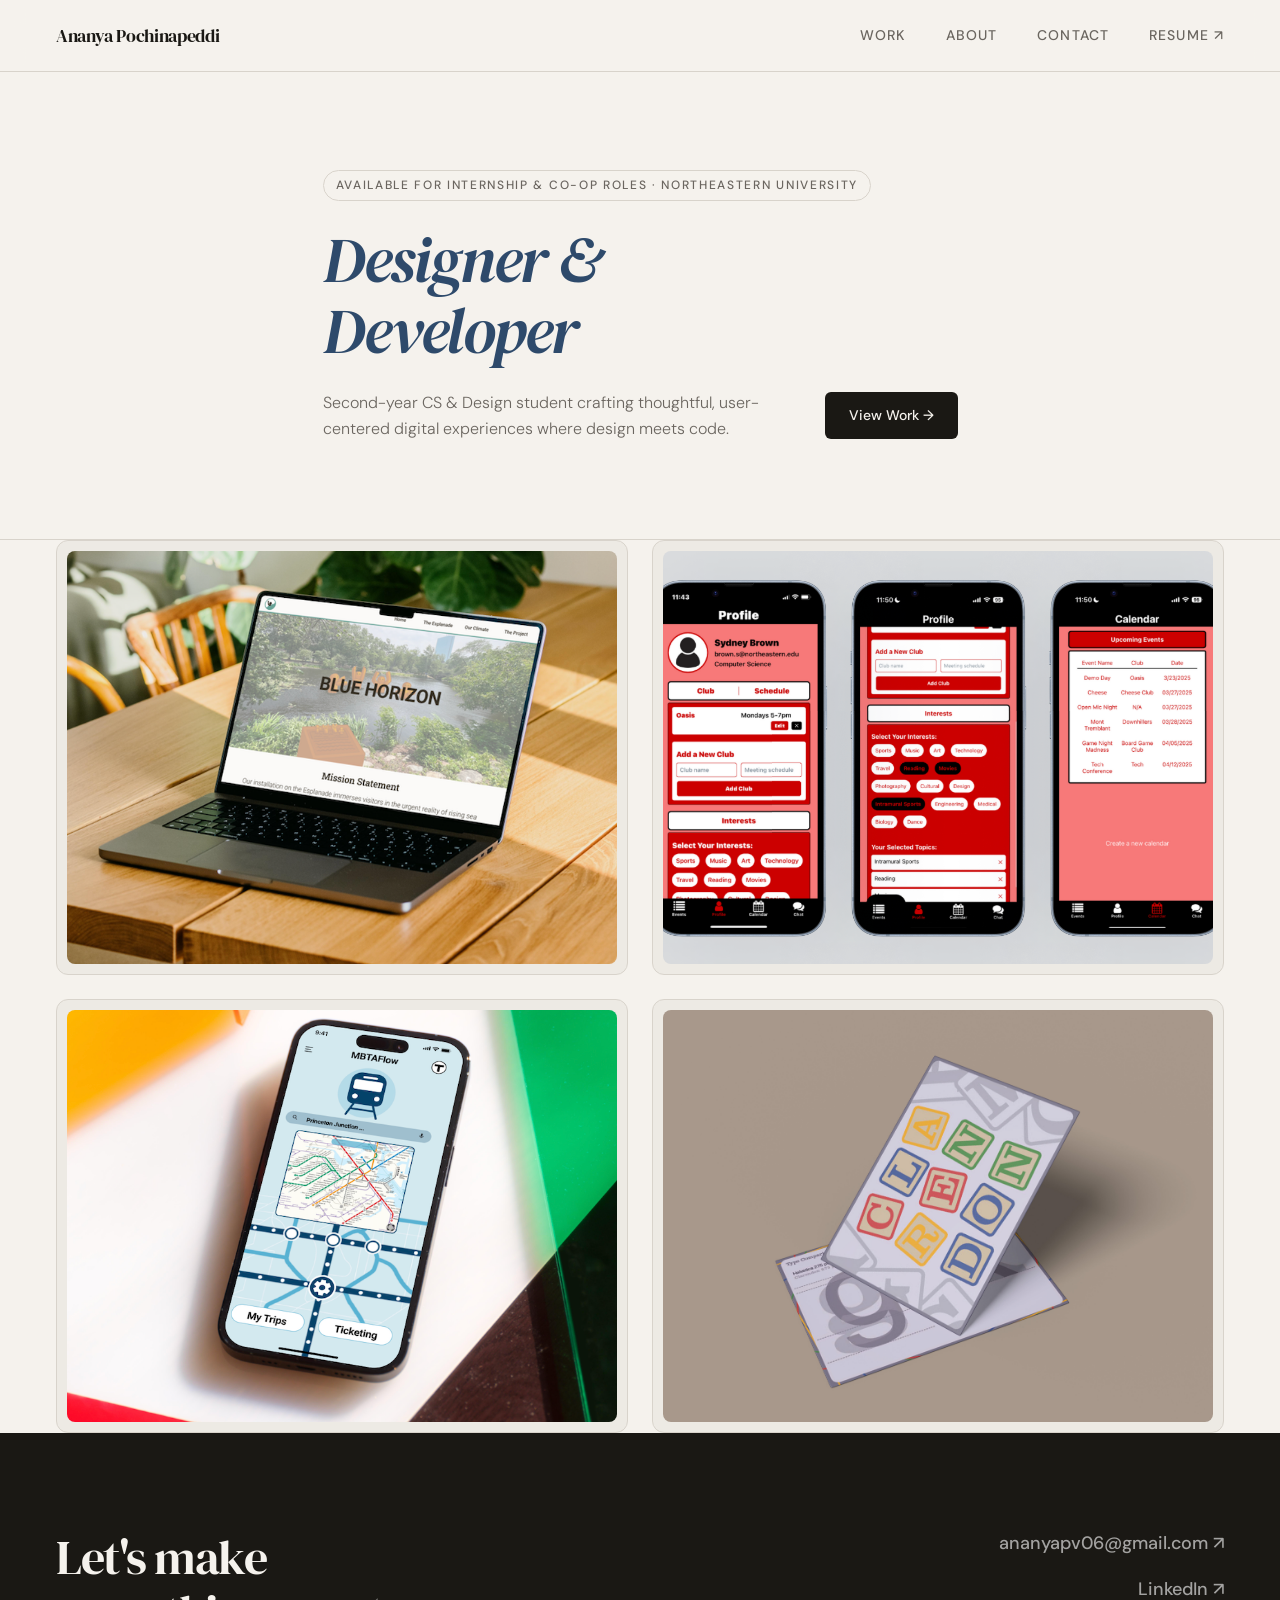
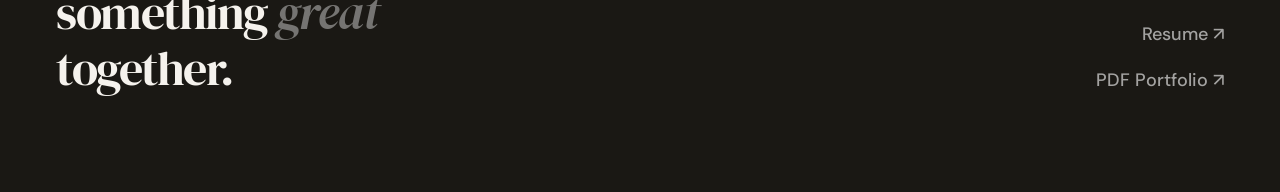
<file: index.html>
<!DOCTYPE html>
<html lang="en">

<head>
  <meta charset="UTF-8">
  <meta name="viewport" content="width=device-width, initial-scale=1.0">
  <title>Ananya Pochinapeddi — Designer & Developer</title>
  <link rel="stylesheet" href="style.css">
</head>

<body>

  <nav>
    <div class="container">
      <a href="index.html" class="nav-logo">Ananya Pochinapeddi</a>
      <ul class="nav-links">
        <li><a href="projects.html">Work</a></li>
        <li><a href="about.html">About</a></li>
        <li><a href="index.html#contact">Contact</a></li>
        <li><a href="assets/resume.pdf" target="_blank" rel="noopener">Resume ↗</a></li>
      </ul>
    </div>
  </nav>

  <section class="hero">
    <div class="container">
      <span class="hero-label fade-up fade-up-1">Available for internship & co-op roles · Northeastern University</span>
      <h1 class="fade-up fade-up-2"><em>Designer & Developer</em></h1>
      <div class="hero-meta fade-up fade-up-3">
        <p class="hero-desc">Second-year CS &amp; Design student crafting thoughtful, user-centered digital experiences
          where design meets code.</p>
        <a href="projects.html" class="btn btn-primary" style="margin-left:auto;">View Work →</a>
      </div>
    </div>
  </section>

  <section id="projects">
    <div class="container">
      <div class="project-grid">
        <a href="project-blue-horizon.html" class="project-card fade-up fade-up-1">
          <div class="card-image">
            <img src="assets/blue-horizon/bh-mockup2.png" alt="Blue Horizon">
          </div>
        </a>
        <a href="project-evently.html" class="project-card fade-up fade-up-2">
          <div class="card-image">
            <img src="assets/evently/evently2.png" alt="Evently">
          </div>
        </a>
        <a href="project-mbta.html" class="project-card fade-up fade-up-3">
          <div class="card-image">
            <img src="assets/mbta/mbta-home-screen-mock.png" alt="MBTA Flow">
          </div>
        </a>
        <a href="project-type-specimen.html" class="project-card fade-up fade-up-4">
          <div class="card-image">
            <img src="assets/type-specimen/ts-mock1.jpg" alt="Clarendon Type Specimen">
          </div>
        </a>
      </div>
    </div>
  </section>

  <footer id="contact">
    <div class="container">
      <div class="footer-headline">Let's make<br>something <em>great</em><br>together.</div>
      <div class="footer-links">
        <a href="mailto:ananyapv06@gmail.com" class="footer-link">ananyapv06@gmail.com ↗</a>
        <a href="https://www.linkedin.com/in/ananya-pochinapeddi" target="_blank" rel="noopener"
          class="footer-link">LinkedIn ↗</a>
        <a href="assets/resume.pdf" target="_blank" rel="noopener" class="footer-link">Resume ↗</a>
        <a href="assets/gd-portfolio.pdf" target="_blank" rel="noopener" class="footer-link">PDF Portfolio
          ↗</a>
      </div>
    </div>
  </footer>

</body>

</html>
</file>
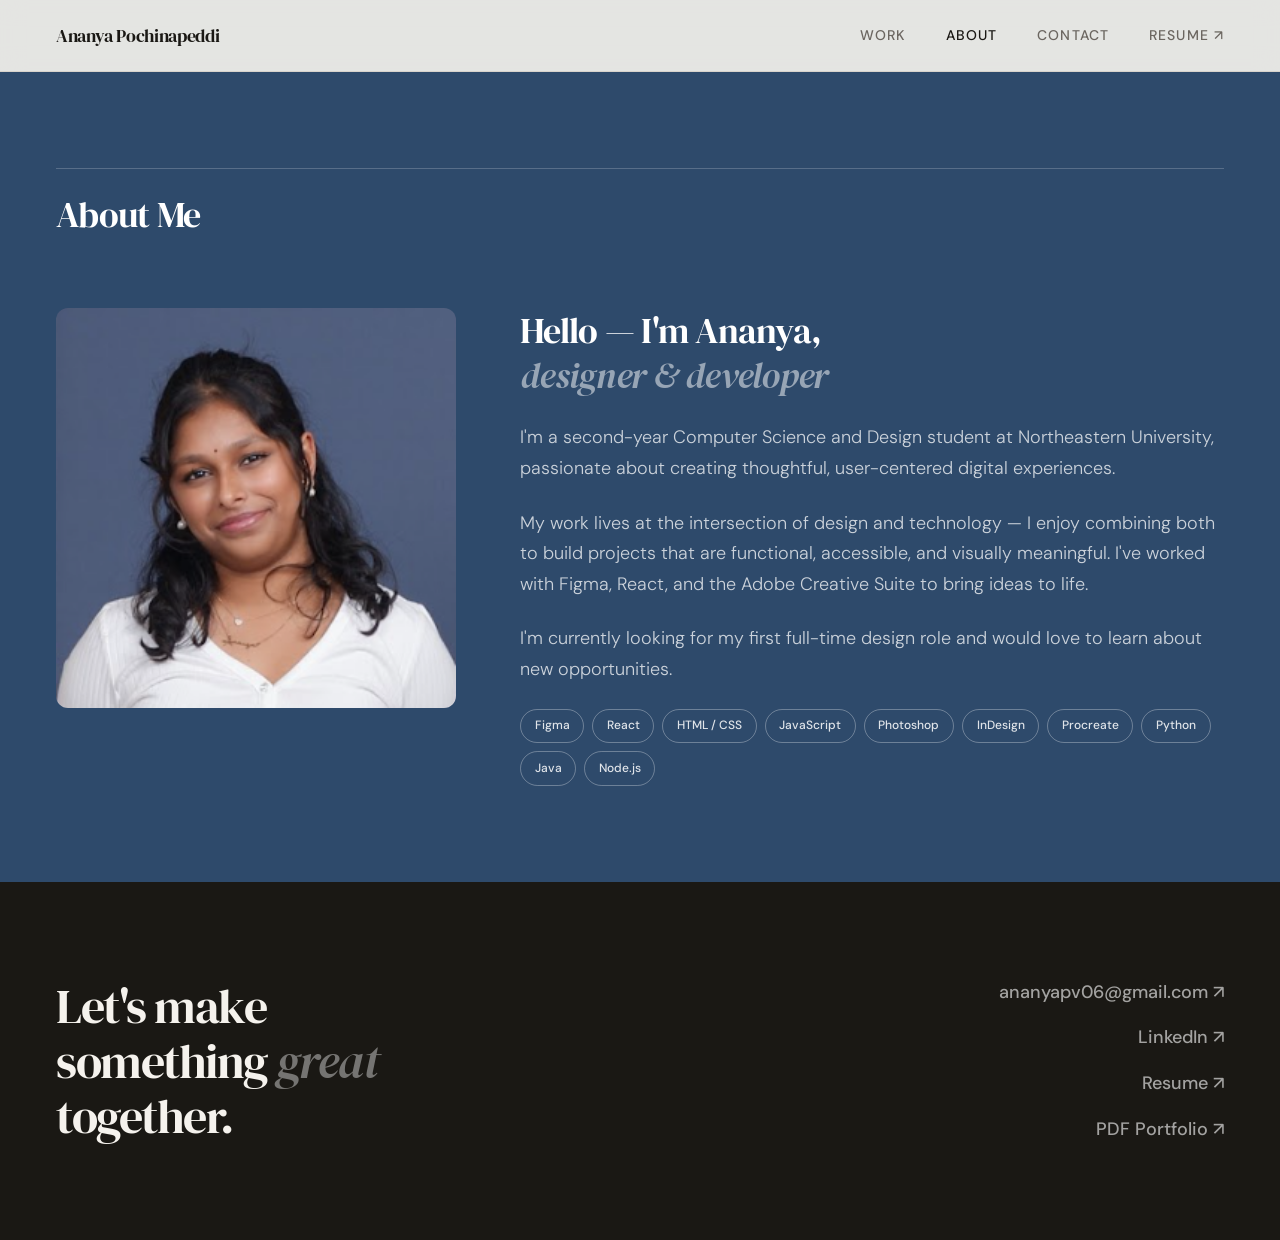
<file: about.html>
<!DOCTYPE html>
<html lang="en">

<head>
  <meta charset="UTF-8">
  <meta name="viewport" content="width=device-width, initial-scale=1.0">
  <title>About — Ananya Pochinapeddi</title>
  <link rel="stylesheet" href="style.css">
</head>

<body>

  <nav>
    <div class="container">
      <a href="index.html" class="nav-logo">Ananya Pochinapeddi</a>
      <ul class="nav-links">
        <li><a href="projects.html">Work</a></li>
        <li><a href="about.html" class="active">About</a></li>
        <li><a href="index.html#contact">Contact</a></li>
        <li><a href="assets/resume.pdf" target="_blank" rel="noopener">Resume ↗</a></li>
      </ul>
    </div>
  </nav>

  <section class="about-home" style="padding-top: calc(var(--nav-height) + var(--space-2xl));">
    <div class="container">
      <div class="section-header">
        <span class="section-title">About Me</span>
      </div>
      <div class="about-grid">
        <div class="about-image">
          <img src="assets/about-image.png" alt="Ananya Pochinapeddi">
        </div>
        <div class="about-text">
          <h2>Hello — I'm Ananya,<br><em style="font-style:italic; color:rgba(255,255,255,0.5);">designer &amp;
              developer</em></h2>
          <p>I'm a second-year Computer Science and Design student at Northeastern University, passionate about creating
            thoughtful, user-centered digital experiences.</p>
          <p>My work lives at the intersection of design and technology — I enjoy combining both to build projects that
            are functional, accessible, and visually meaningful. I've worked with Figma, React, and the Adobe Creative
            Suite to bring ideas to life.</p>
          <p>I'm currently looking for my first full-time design role and would love to learn about new opportunities.
          </p>
          <div class="about-skills">
            <span class="skill-tag">Figma</span>
            <span class="skill-tag">React</span>
            <span class="skill-tag">HTML / CSS</span>
            <span class="skill-tag">JavaScript</span>
            <span class="skill-tag">Photoshop</span>
            <span class="skill-tag">InDesign</span>
            <span class="skill-tag">Procreate</span>
            <span class="skill-tag">Python</span>
            <span class="skill-tag">Java</span>
            <span class="skill-tag">Node.js</span>
          </div>
        </div>
      </div>
    </div>
  </section>

  <footer id="contact">
    <div class="container">
      <div class="footer-headline">Let's make<br>something <em>great</em><br>together.</div>
      <div class="footer-links">
        <a href="mailto:ananyapv06@gmail.com" class="footer-link">ananyapv06@gmail.com ↗</a>
        <a href="https://www.linkedin.com/in/ananya-pochinapeddi" target="_blank" rel="noopener"
          class="footer-link">LinkedIn ↗</a>
        <a href="assets/resume.pdf" target="_blank" rel="noopener" class="footer-link">Resume ↗</a>
        <a href="assets/gd-portfolio.pdf" target="_blank" rel="noopener" class="footer-link">PDF Portfolio
          ↗</a>
      </div>
    </div>
  </footer>

</body>

</html>
</file>
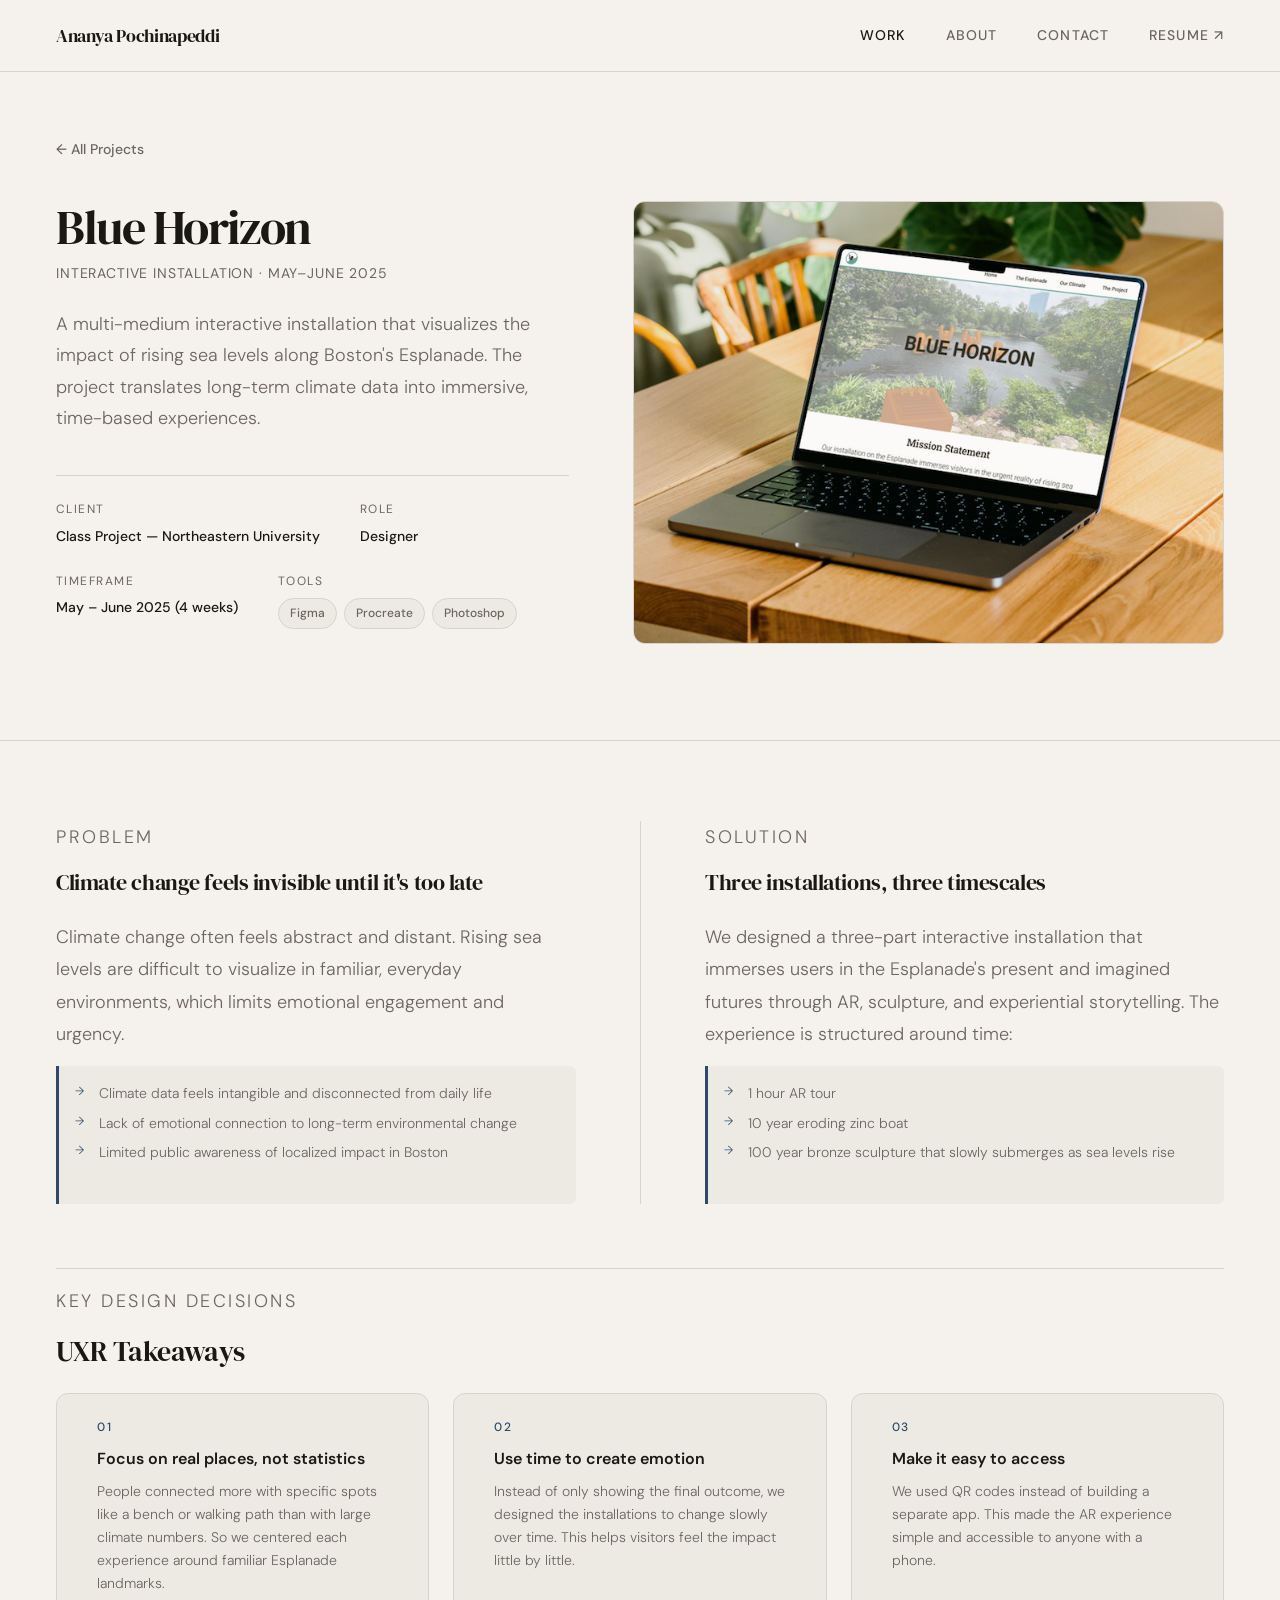
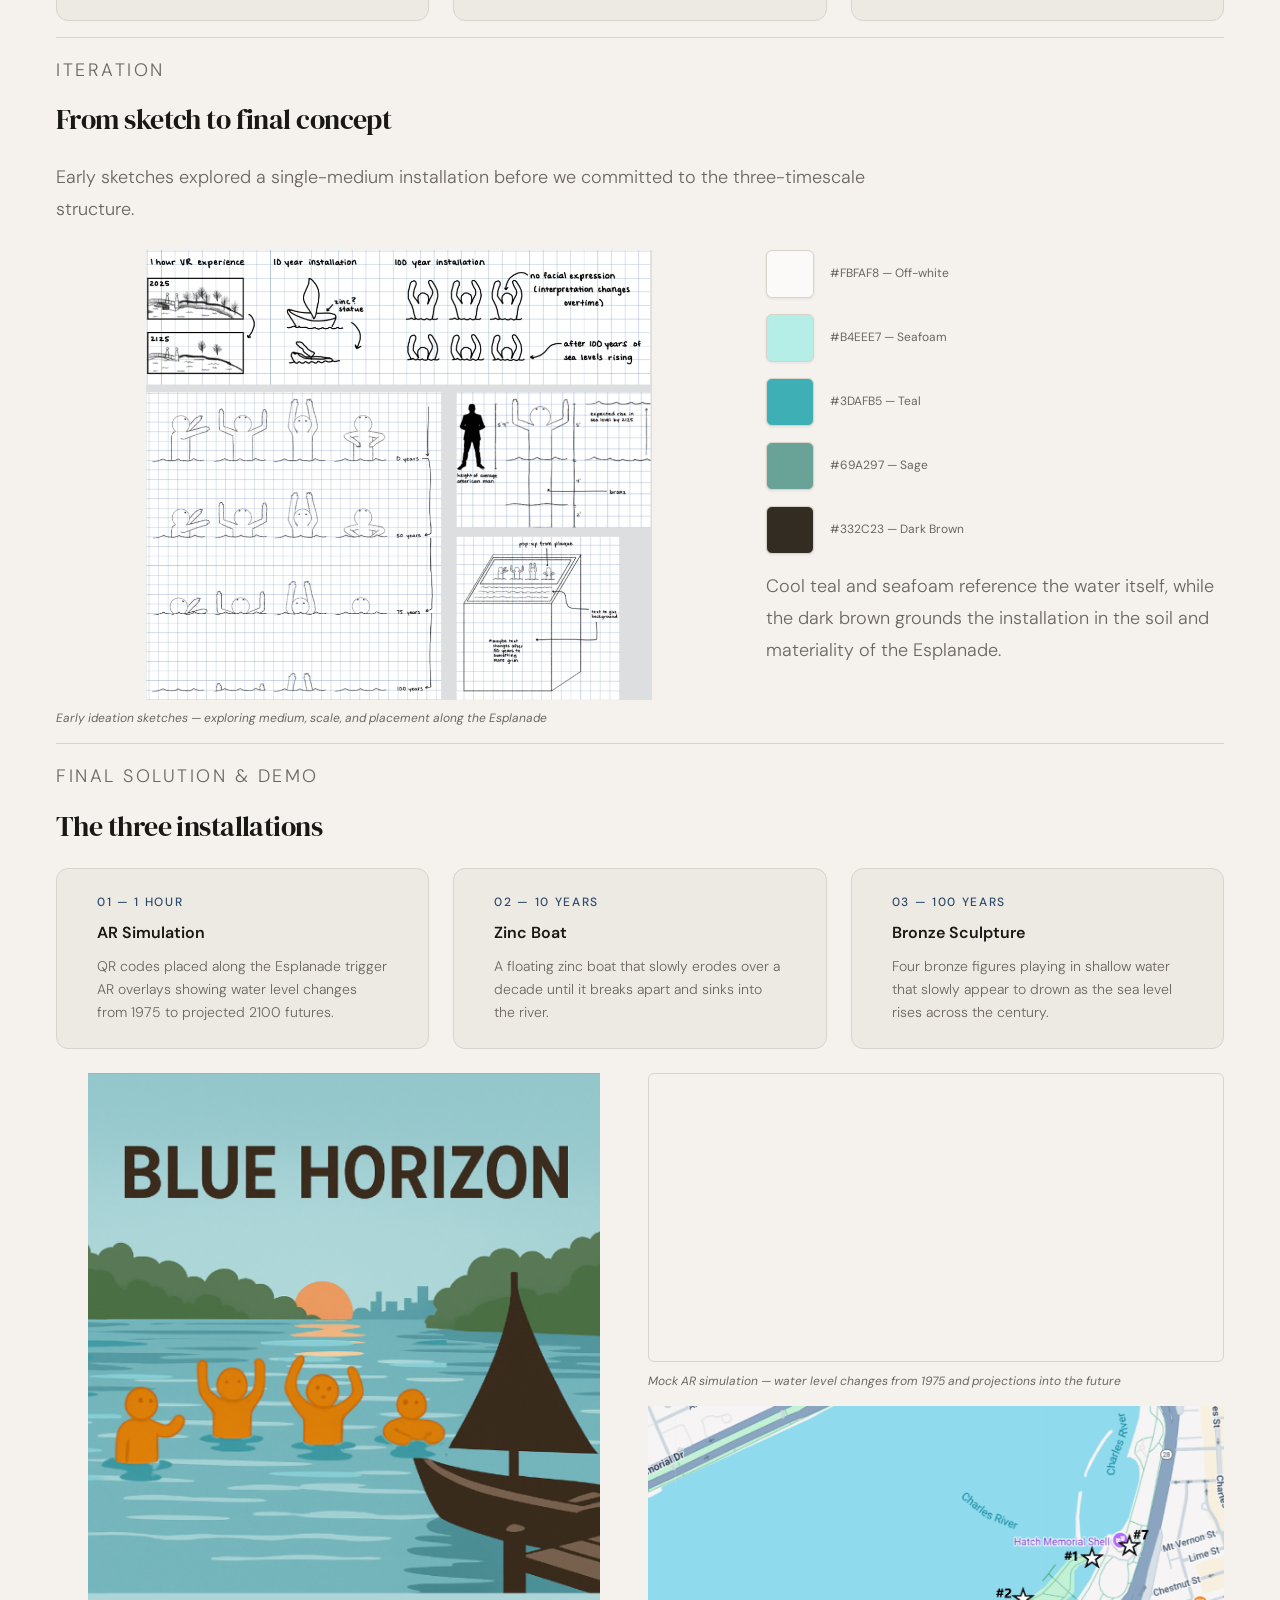
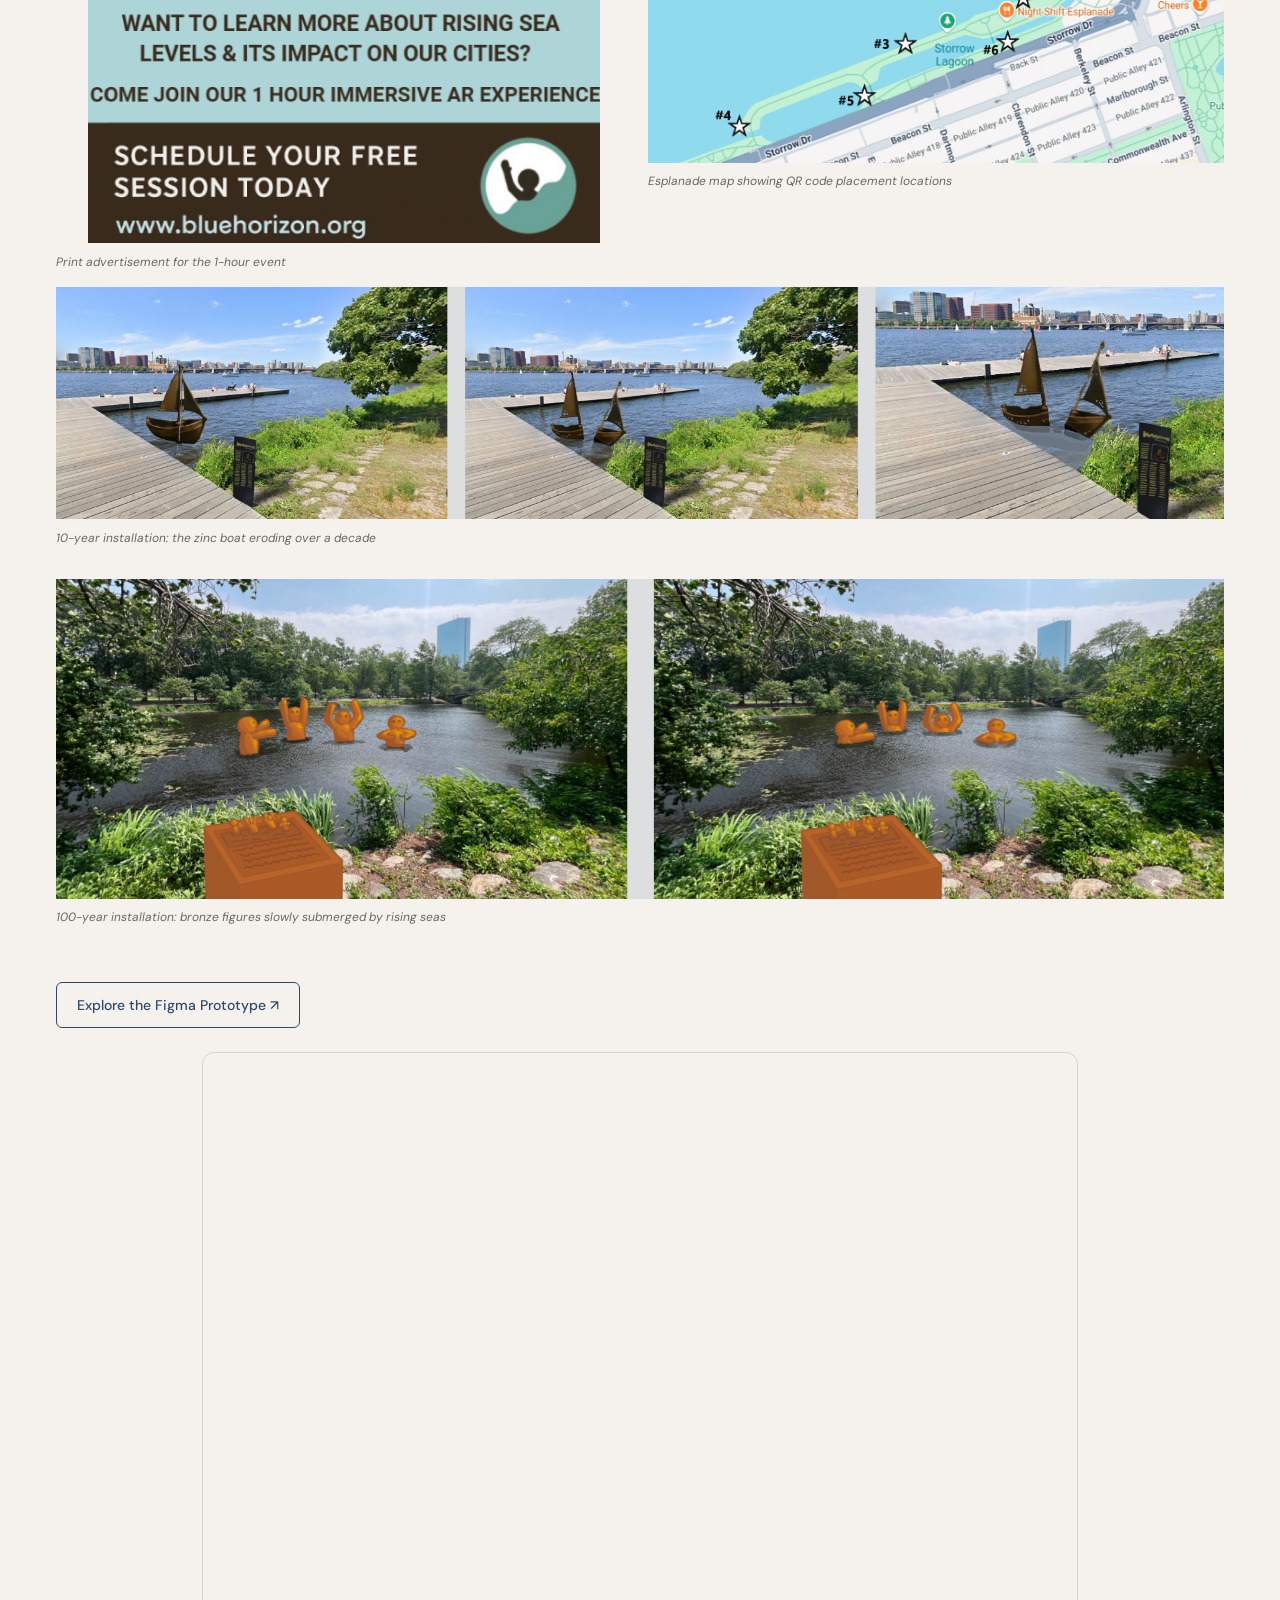
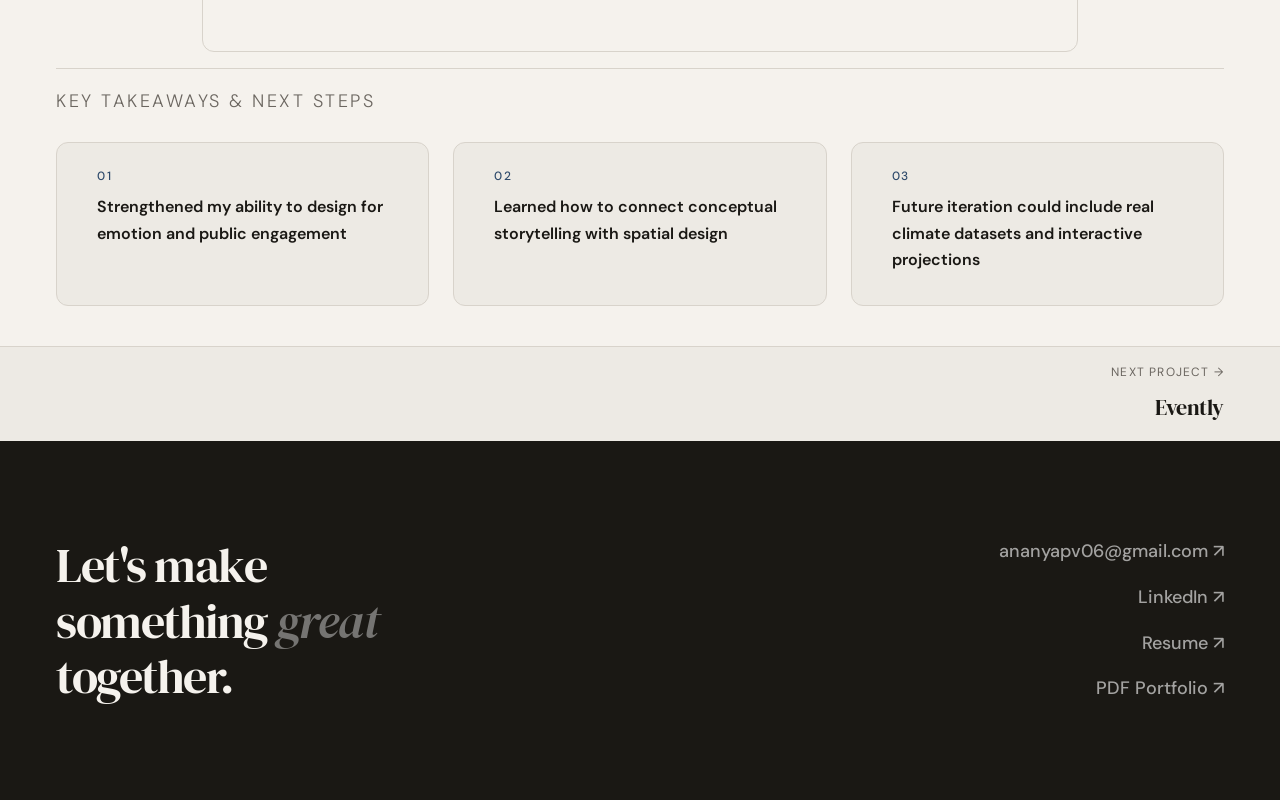
<file: project-blue-horizon.html>
<!DOCTYPE html>
<html lang="en">

<head>
  <meta charset="UTF-8">
  <meta name="viewport" content="width=device-width, initial-scale=1.0">
  <title>Blue Horizon — Ananya Pochinapeddi</title>
  <link rel="stylesheet" href="style.css">
</head>

<body>

  <nav>
    <div class="container">
      <a href="index.html" class="nav-logo">Ananya Pochinapeddi</a>
      <ul class="nav-links">
        <li><a href="projects.html" class="active">Work</a></li>
        <li><a href="about.html">About</a></li>
        <li><a href="index.html#contact">Contact</a></li>
        <li><a href="assets/resume.pdf" target="_blank" rel="noopener">Resume ↗</a></li>
      </ul>
    </div>
  </nav>

  <div class="pd-intro">
    <div class="container">
      <a href="projects.html" class="back-link">← All Projects</a>
      <div class="pd-intro-grid">
        <div class="pd-title-block">
          <h1>Blue Horizon</h1>
          <p class="pd-subtitle">Interactive Installation · May–June 2025</p>
          <p class="pd-summary">A multi-medium interactive installation that visualizes the impact of rising sea levels
            along Boston's Esplanade. The project translates long-term climate data into immersive, time-based
            experiences.</p>
          <div class="pd-meta-block">
            <div class="pd-meta-row">
              <span class="pd-meta-label">Client</span>
              <span class="pd-meta-value">Class Project — Northeastern University</span>
            </div>
            <div class="pd-meta-row">
              <span class="pd-meta-label">Role</span>
              <span class="pd-meta-value">Designer</span>
            </div>
            <div class="pd-meta-row">
              <span class="pd-meta-label">Timeframe</span>
              <span class="pd-meta-value">May – June 2025 (4 weeks)</span>
            </div>
            <div class="pd-meta-row">
              <span class="pd-meta-label">Tools</span>
              <div class="pd-tags">
                <span class="pd-tag">Figma</span>
                <span class="pd-tag">Procreate</span>
                <span class="pd-tag">Photoshop</span>
              </div>
            </div>
          </div>
        </div>
        <div class="pd-intro-image">
          <img src="assets/blue-horizon/bh-mockup2.png" alt="Blue Horizon">
        </div>
      </div>
    </div>
  </div>

  <div class="pd-body">
    <div class="container">

      <div class="pd-two-col">
        <div class="pd-section">
          <p class="pd-section-label">Problem</p>
          <h2>Climate change feels invisible until it's too late</h2>
          <p>Climate change often feels abstract and distant. Rising sea levels are difficult to visualize in familiar,
            everyday environments, which limits emotional engagement and urgency.</p>
          <div class="pd-aside">
            <ul>
              <li>Climate data feels intangible and disconnected from daily life</li>
              <li>Lack of emotional connection to long-term environmental change</li>
              <li>Limited public awareness of localized impact in Boston</li>
            </ul>
          </div>
        </div>
        <div class="pd-section">
          <p class="pd-section-label">Solution</p>
          <h2>Three installations, three timescales</h2>
          <p>We designed a three-part interactive installation that immerses users in the Esplanade's present and
            imagined futures through AR, sculpture, and experiential storytelling. The experience is structured around
            time:</p>
          <div class="pd-aside">
            <ul>
              <li>1 hour AR tour</li>
              <li>10 year eroding zinc boat</li>
              <li>100 year bronze sculpture that slowly submerges as sea levels rise</li>
            </ul>
          </div>
        </div>
      </div>

      <div class="pd-section">
        <p class="pd-section-label">Key Design Decisions</p>
        <h2>UXR Takeaways</h2>
        <div class="pd-insights">
          <div class="pd-insight">
            <span class="pd-insight-num">01</span>
            <h3>Focus on real places, not statistics</h3>
            <p>People connected more with specific spots like a bench or walking path than with large climate numbers.
              So we centered each experience around familiar Esplanade landmarks.</p>
          </div>
          <div class="pd-insight">
            <span class="pd-insight-num">02</span>
            <h3>Use time to create emotion</h3>
            <p>Instead of only showing the final outcome, we designed the installations to change slowly over time. This
              helps visitors feel the impact little by little.</p>
          </div>
          <div class="pd-insight">
            <span class="pd-insight-num">03</span>
            <h3>Make it easy to access</h3>
            <p>We used QR codes instead of building a separate app. This made the AR experience simple and accessible to
              anyone with a phone.</p>
          </div>
        </div>
      </div>

      <div class="pd-section">
        <p class="pd-section-label">Iteration</p>
        <h2>From sketch to final concept</h2>
        <p>Early sketches explored a single-medium installation before we committed to the three-timescale structure.
        </p>
        <div
          style="display: grid; grid-template-columns: 1.5fr 1fr; gap: var(--space-md); align-items: start; margin-top: var(--space-md);">
          <figure class="gallery-figure">
            <img src="assets/blue-horizon/bh-sketches.png" alt="Early sketches and ideation"
              style="max-height: 450px; width: 100%; object-fit: contain;">
            <figcaption>Early ideation sketches — exploring medium, scale, and placement along the Esplanade
            </figcaption>
          </figure>
          <div style="display: flex; flex-direction: column; gap: var(--space-sm);">
            <div style="display: flex; align-items: center; gap: var(--space-sm);">
              <div class="swatch-box" style="background:#FBFAF8; width:48px; height:48px; flex-shrink:0;"></div>
              <span class="swatch-label">#FBFAF8 — Off-white</span>
            </div>
            <div style="display: flex; align-items: center; gap: var(--space-sm);">
              <div class="swatch-box" style="background:#B4EEE7; width:48px; height:48px; flex-shrink:0;"></div>
              <span class="swatch-label">#B4EEE7 — Seafoam</span>
            </div>
            <div style="display: flex; align-items: center; gap: var(--space-sm);">
              <div class="swatch-box" style="background:#3DAFB5; width:48px; height:48px; flex-shrink:0;"></div>
              <span class="swatch-label">#3DAFB5 — Teal</span>
            </div>
            <div style="display: flex; align-items: center; gap: var(--space-sm);">
              <div class="swatch-box" style="background:#69A297; width:48px; height:48px; flex-shrink:0;"></div>
              <span class="swatch-label">#69A297 — Sage</span>
            </div>
            <div style="display: flex; align-items: center; gap: var(--space-sm);">
              <div class="swatch-box" style="background:#332C23; width:48px; height:48px; flex-shrink:0;"></div>
              <span class="swatch-label">#332C23 — Dark Brown</span>
            </div>
            <p>Cool teal and seafoam reference the water itself, while the dark brown grounds the installation in the
              soil and materiality of the Esplanade.</p>
          </div>
        </div>
      </div>

      <div class="pd-section">
        <p class="pd-section-label">Final Solution &amp; Demo</p>
        <h2>The three installations</h2>
        <div class="pd-insights">
          <div class="pd-insight">
            <span class="pd-insight-num">01 — 1 Hour</span>
            <h3>AR Simulation</h3>
            <p>QR codes placed along the Esplanade trigger AR overlays showing water level changes from 1975 to
              projected 2100 futures.</p>
          </div>
          <div class="pd-insight">
            <span class="pd-insight-num">02 — 10 Years</span>
            <h3>Zinc Boat</h3>
            <p>A floating zinc boat that slowly erodes over a decade until it breaks apart and sinks into the river.</p>
          </div>
          <div class="pd-insight">
            <span class="pd-insight-num">03 — 100 Years</span>
            <h3>Bronze Sculpture</h3>
            <p>Four bronze figures playing in shallow water that slowly appear to drown as the sea level rises across
              the century.</p>
          </div>
        </div>

        <div
          style="display: grid; grid-template-columns: 1fr 1fr; gap: var(--space-sm); align-items: start; margin-top: var(--space-md);">
          <figure class="gallery-figure">
            <img src="assets/blue-horizon/bh-ad.png" alt="Event advertisement"
              style="max-height:770px; width:100%; object-fit: contain;">
            <figcaption>Print advertisement for the 1-hour event</figcaption>
          </figure>
          <div style="display: flex; flex-direction: column; gap: var(--space-sm);">
            <figure class="gallery-figure">
              <video autoplay loop muted playsinline
                style="width: 100%; border-radius: var(--radius-sm); border: 1px solid var(--color-border); display: block;">
                <source src="assets/blue-horizon/arsimulation1hrexperience.mp4" type="video/mp4">
              </video>
              <figcaption>Mock AR simulation — water level changes from 1975 and projections into the future
              </figcaption>
            </figure>
            <figure class="gallery-figure">
              <img src="assets/blue-horizon/esplanademap.jpg" alt="Esplanade QR map">
              <figcaption>Esplanade map showing QR code placement locations</figcaption>
            </figure>
          </div>
        </div>

        <div class="image-grid image-grid--single" style="margin-top: var(--space-sm);">
          <figure class="gallery-figure">
            <img src="assets/blue-horizon/10y-exp.png" alt="10-year zinc boat">
            <figcaption>10-year installation: the zinc boat eroding over a decade</figcaption>
          </figure>
          <figure class="gallery-figure" style="margin-top: var(--space-sm);">
            <img src="assets/blue-horizon/100y-exp.png" alt="100-year bronze sculpture">
            <figcaption>100-year installation: bronze figures slowly submerged by rising seas</figcaption>
          </figure>
        </div>

        <div style="margin-top: var(--space-lg);">
          <a href="https://www.figma.com/proto/Kcbn9QInG38J10Ez6tEHqb/Untitled?node-id=16-340" target="_blank"
            rel="noopener" class="pd-proto-link">Explore the Figma Prototype ↗</a>
        </div>
        <div class="figma-frame">
          <iframe
            src="https://www.figma.com/embed?embed_host=share&url=https%3A%2F%2Fwww.figma.com%2Fproto%2FKcbn9QInG38J10Ez6tEHqb%2FUntitled%3Fnode-id%3D16-340%26p%3Df%26t%3DC2Xvg8ejzwUMr39i-1%26scaling%3Dscale-down%26content-scaling%3Dfixed%26page-id%3D0%253A1%26starting-point-node-id%3D16%253A340"
            allowfullscreen></iframe>
        </div>
      </div>

      <div class="pd-section">
        <p class="pd-section-label">Key Takeaways &amp; Next Steps</p>
        <div class="pd-insights">
          <div class="pd-insight">
            <span class="pd-insight-num">01</span>
            <h3>Strengthened my ability to design for emotion and public engagement</h3>
          </div>
          <div class="pd-insight">
            <span class="pd-insight-num">02</span>
            <h3>Learned how to connect conceptual storytelling with spatial design</h3>
          </div>
          <div class="pd-insight">
            <span class="pd-insight-num">03</span>
            <h3>Future iteration could include real climate datasets and interactive projections</h3>
          </div>
        </div>
      </div>

    </div>
  </div>

  <div class="project-nav">
    <div class="container">
      <div></div>
      <a href="project-evently.html" class="project-nav-link project-nav-link--next">
        <span class="pnl-dir">Next Project →</span>
        <span class="pnl-title">Evently</span>
      </a>
    </div>
  </div>

  <footer id="contact">
    <div class="container">
      <div class="footer-headline">Let's make<br>something <em>great</em><br>together.</div>
      <div class="footer-links">
        <a href="mailto:ananyapv06@gmail.com" class="footer-link">ananyapv06@gmail.com ↗</a>
        <a href="https://www.linkedin.com/in/ananya-pochinapeddi" target="_blank" rel="noopener"
          class="footer-link">LinkedIn ↗</a>
        <a href="assets/resume.pdf" target="_blank" rel="noopener" class="footer-link">Resume ↗</a>
        <a href="assets/gd-portfolio.pdf" target="_blank" rel="noopener" class="footer-link">PDF Portfolio
          ↗</a>
      </div>
    </div>
  </footer>

</body>

</html>
</file>
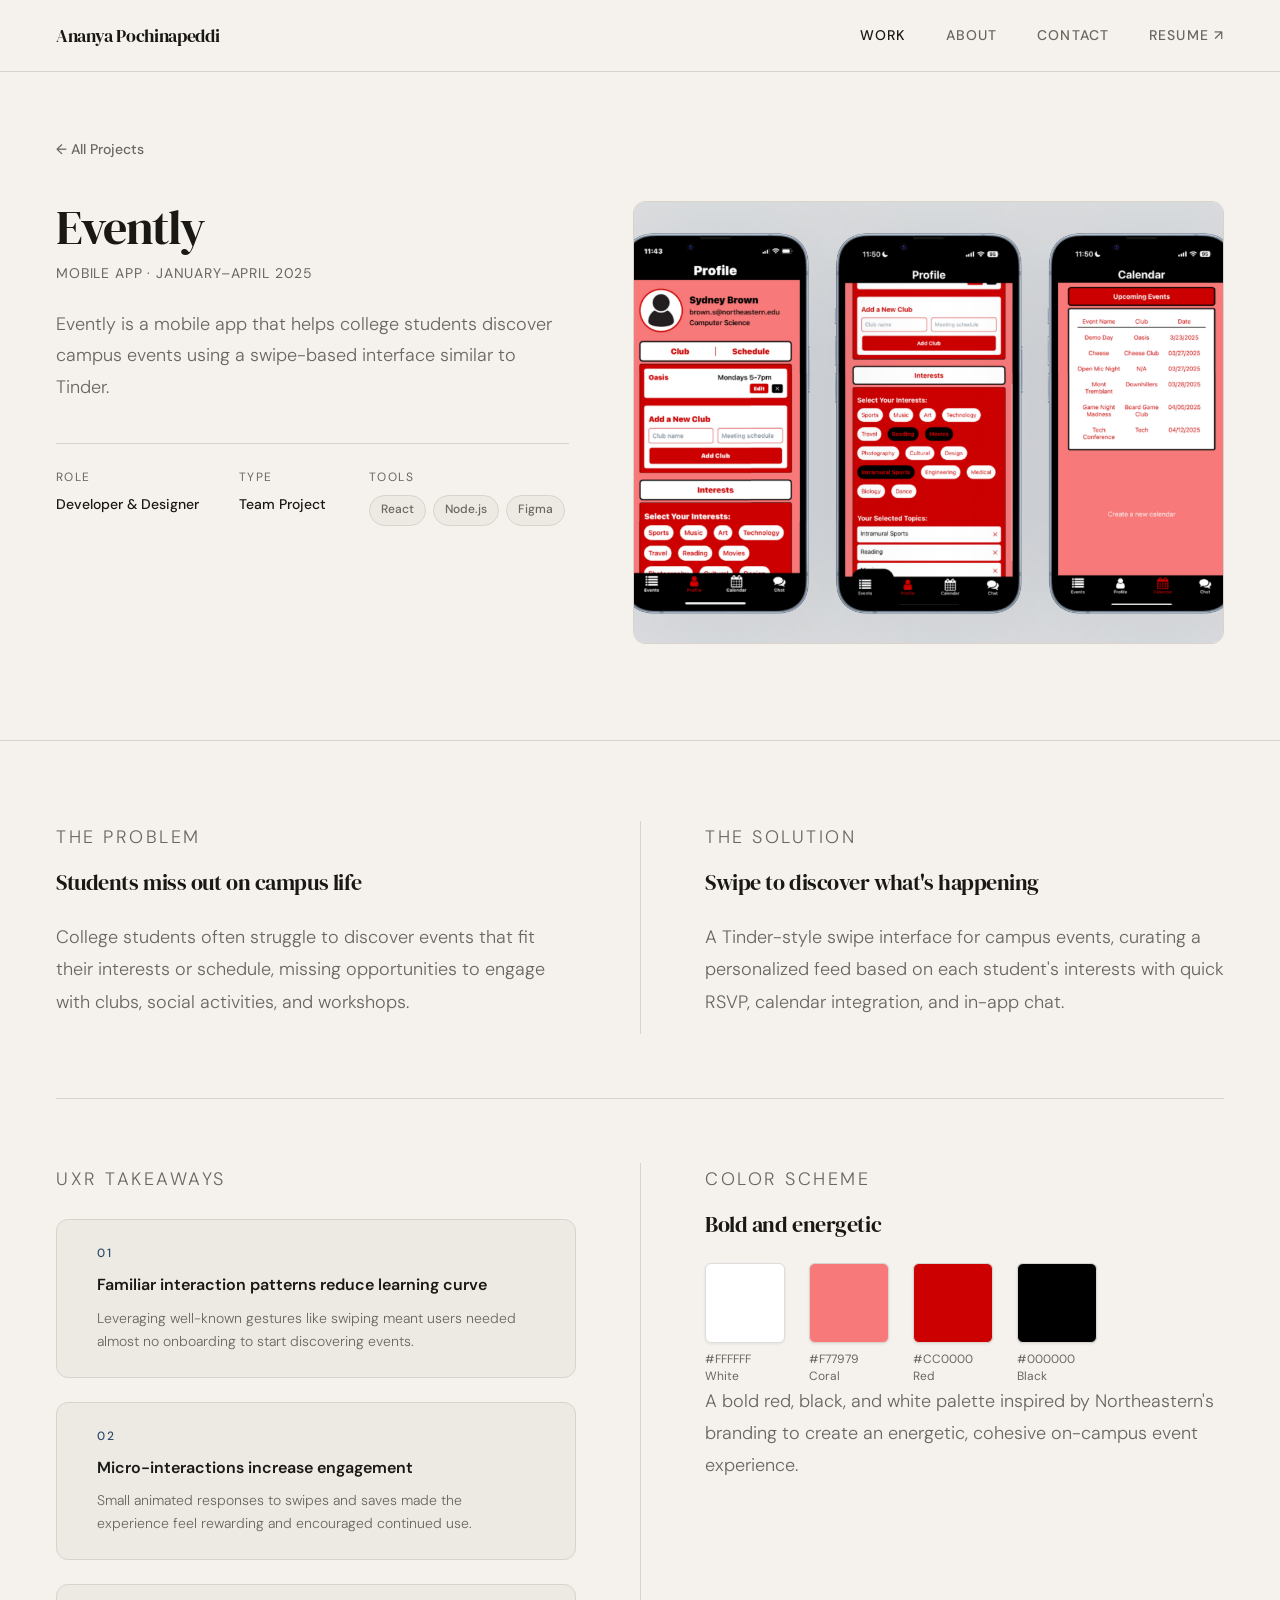
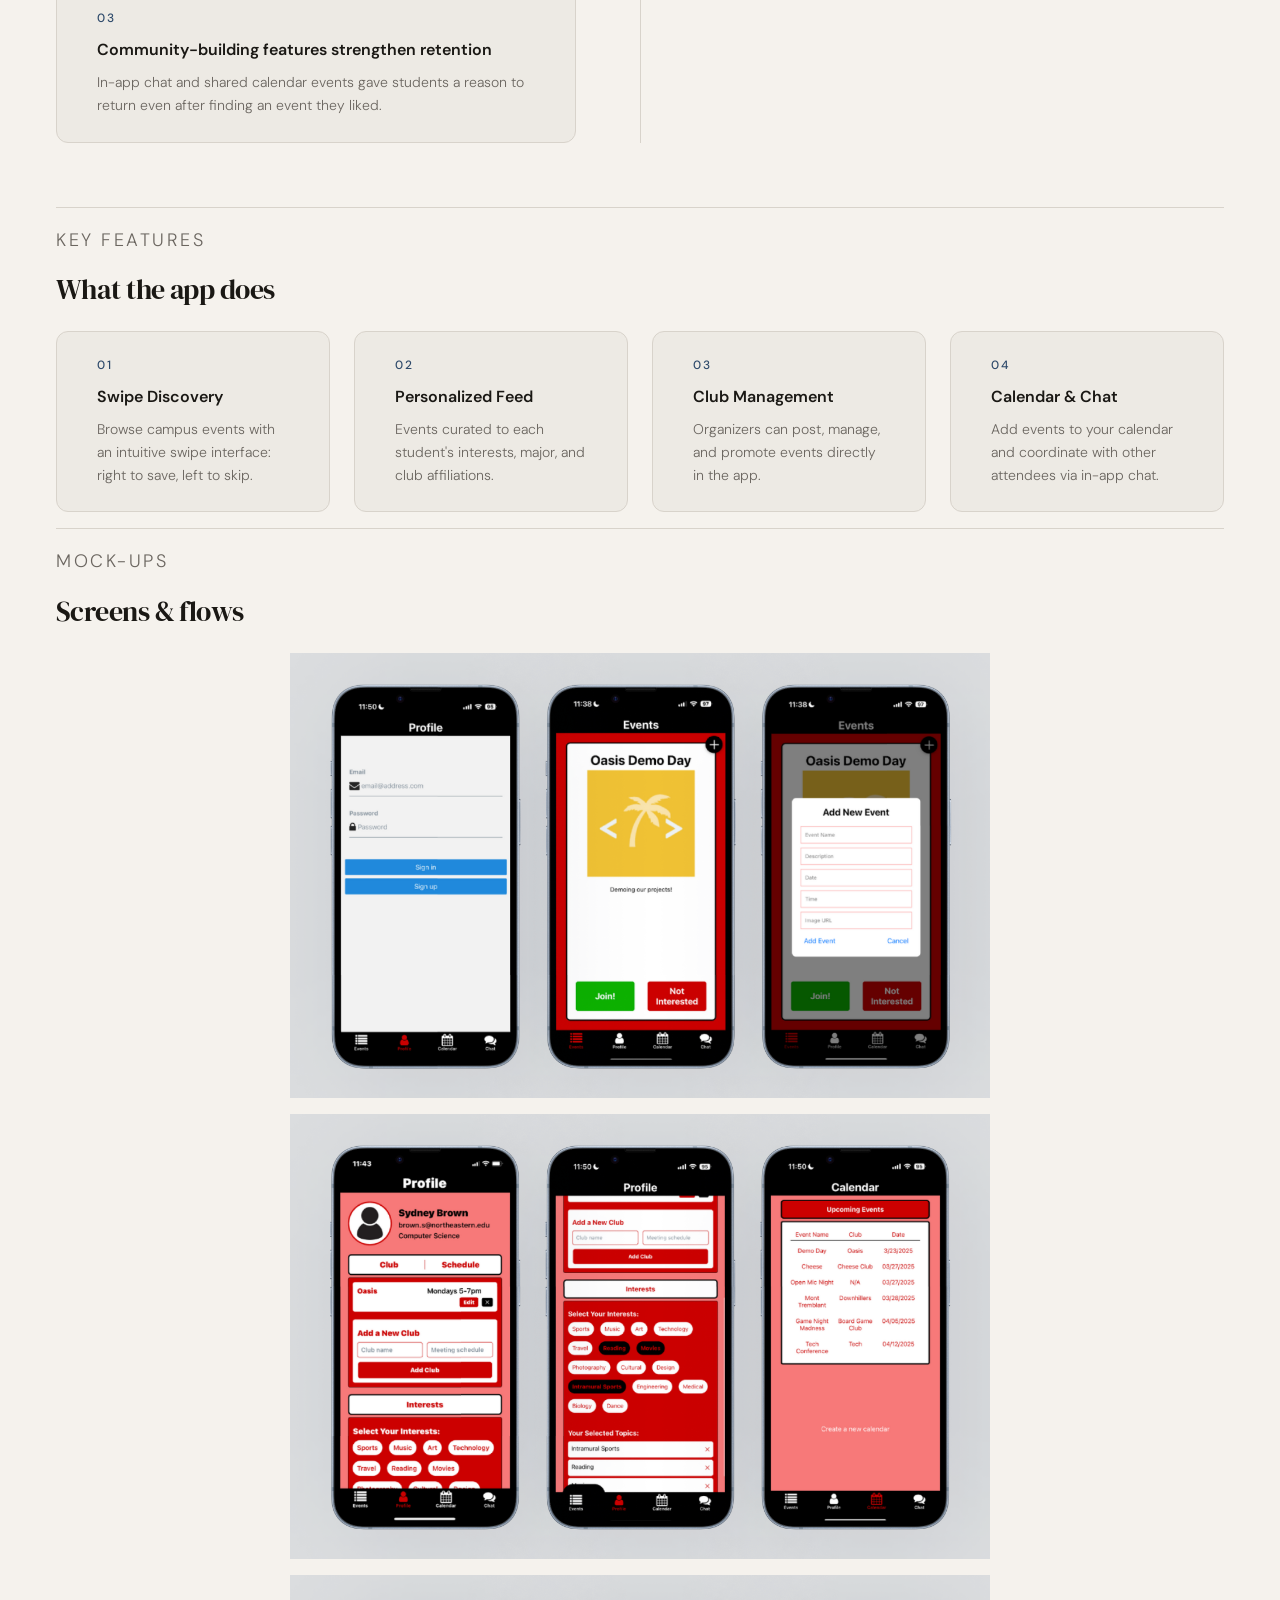
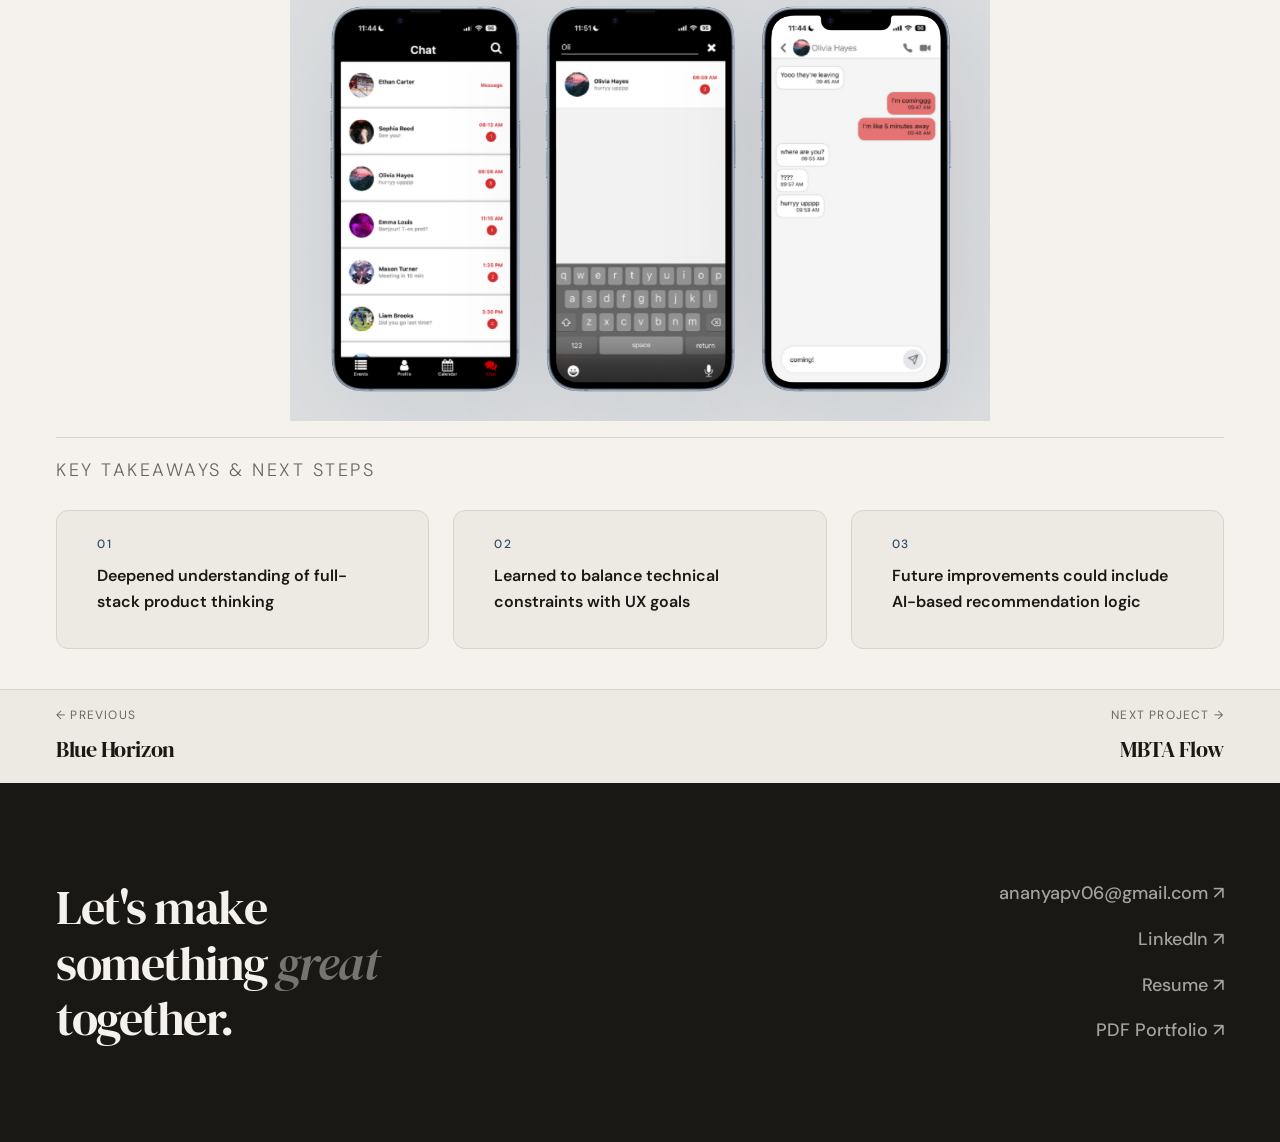
<file: project-evently.html>
<!DOCTYPE html>
<html lang="en">

<head>
  <meta charset="UTF-8">
  <meta name="viewport" content="width=device-width, initial-scale=1.0">
  <title>Evently — Ananya Pochinapeddi</title>
  <link rel="stylesheet" href="style.css">
</head>

<body>

  <nav>
    <div class="container">
      <a href="index.html" class="nav-logo">Ananya Pochinapeddi</a>
      <ul class="nav-links">
        <li><a href="projects.html" class="active">Work</a></li>
        <li><a href="about.html">About</a></li>
        <li><a href="index.html#contact">Contact</a></li>
        <li><a href="assets/resume.pdf" target="_blank" rel="noopener">Resume ↗</a></li>
      </ul>
    </div>
  </nav>

  <div class="pd-intro">
    <div class="container">
      <a href="projects.html" class="back-link">← All Projects</a>
      <div class="pd-intro-grid">
        <div class="pd-title-block">
          <h1>Evently</h1>
          <p class="pd-subtitle">Mobile App · January–April 2025</p>
          <p class="pd-summary">Evently is a mobile app that helps college students discover campus events using a
            swipe-based interface similar to Tinder.</p>
          <div class="pd-meta-block">
            <div class="pd-meta-row">
              <span class="pd-meta-label">Role</span>
              <span class="pd-meta-value">Developer & Designer</span>
            </div>
            <div class="pd-meta-row">
              <span class="pd-meta-label">Type</span>
              <span class="pd-meta-value">Team Project</span>
            </div>
            <div class="pd-meta-row">
              <span class="pd-meta-label">Tools</span>
              <div class="pd-tags">
                <span class="pd-tag">React</span>
                <span class="pd-tag">Node.js</span>
                <span class="pd-tag">Figma</span>
              </div>
            </div>
          </div>
        </div>
        <div class="pd-intro-image">
          <img src="assets/evently/evently2.png" alt="Evently App">
        </div>
      </div>
    </div>
  </div>

  <div class="pd-body">
    <div class="container">

      <div class="pd-two-col">
        <div class="pd-section">
          <p class="pd-section-label">The Problem</p>
          <h2>Students miss out on campus life</h2>
          <p>College students often struggle to discover events that fit their interests or schedule, missing
            opportunities to engage with clubs, social activities, and workshops.</p>
        </div>
        <div class="pd-section">
          <p class="pd-section-label">The Solution</p>
          <h2>Swipe to discover what's happening</h2>
          <p>A Tinder-style swipe interface for campus events, curating a personalized feed based on each student's
            interests with quick RSVP, calendar integration, and in-app chat.</p>
        </div>
      </div>

      <!-- UXR Takeaways + Color Scheme -->
      <div class="pd-two-col">
        <div class="pd-section">
          <p class="pd-section-label">UXR Takeaways</p>
          <div class="pd-insights" style="grid-template-columns: 1fr;">
            <div class="pd-insight">
              <span class="pd-insight-num">01</span>
              <h3>Familiar interaction patterns reduce learning curve</h3>
              <p>Leveraging well-known gestures like swiping meant users needed almost no onboarding to start
                discovering events.</p>
            </div>
            <div class="pd-insight">
              <span class="pd-insight-num">02</span>
              <h3>Micro-interactions increase engagement</h3>
              <p>Small animated responses to swipes and saves made the experience feel rewarding and encouraged
                continued use.</p>
            </div>
            <div class="pd-insight">
              <span class="pd-insight-num">03</span>
              <h3>Community-building features strengthen retention</h3>
              <p>In-app chat and shared calendar events gave students a reason to return even after finding an event
                they liked.</p>
            </div>
          </div>
        </div>
        <div class="pd-section">
          <p class="pd-section-label">Color Scheme</p>
          <h2>Bold and energetic</h2>
          <div class="color-palette">
            <div class="color-swatch">
              <div class="swatch-box" style="background:#FFFFFF; border:1px solid #ddd;"></div><span
                class="swatch-label">#FFFFFF<br>White</span>
            </div>
            <div class="color-swatch">
              <div class="swatch-box" style="background:#F77979;"></div><span
                class="swatch-label">#F77979<br>Coral</span>
            </div>
            <div class="color-swatch">
              <div class="swatch-box" style="background:#CC0000;"></div><span class="swatch-label">#CC0000<br>Red</span>
            </div>
            <div class="color-swatch">
              <div class="swatch-box" style="background:#000000;"></div><span
                class="swatch-label">#000000<br>Black</span>
            </div>
          </div>
          <p>A bold red, black, and white palette inspired by Northeastern's branding to create an energetic,
            cohesive on-campus event experience.</p>
        </div>
      </div>

      <div class="pd-section">
        <p class="pd-section-label">Key Features</p>
        <h2>What the app does</h2>
        <div class="pd-insights">
          <div class="pd-insight">
            <span class="pd-insight-num">01</span>
            <h3>Swipe Discovery</h3>
            <p>Browse campus events with an intuitive swipe interface: right to save, left to skip.</p>
          </div>
          <div class="pd-insight">
            <span class="pd-insight-num">02</span>
            <h3>Personalized Feed</h3>
            <p>Events curated to each student's interests, major, and club affiliations.</p>
          </div>
          <div class="pd-insight">
            <span class="pd-insight-num">03</span>
            <h3>Club Management</h3>
            <p>Organizers can post, manage, and promote events directly in the app.</p>
          </div>
          <div class="pd-insight">
            <span class="pd-insight-num">04</span>
            <h3>Calendar &amp; Chat</h3>
            <p>Add events to your calendar and coordinate with other attendees via in-app chat.</p>
          </div>
        </div>
      </div>

      <div class="pd-section">
        <p class="pd-section-label">Mock-ups</p>
        <h2>Screens &amp; flows</h2>
        <div style="max-width: 700px; margin: 0 auto;" class="image-grid image-grid--single">
          <figure class="gallery-figure"><img src="assets/evently/evently1.png" alt="Evently mockup page 1">
          </figure>
          <figure class="gallery-figure"><img src="assets/evently/evently2.png" alt="Evently mockup page 2">
          </figure>
          <figure class="gallery-figure"><img src="assets/evently/evently3.png" alt="Evently mockup page 3">
          </figure>
        </div>
      </div>

      <div class="pd-section">
        <p class="pd-section-label">Key Takeaways &amp; Next Steps</p>
        <div class="pd-insights">
          <div class="pd-insight">
            <span class="pd-insight-num">01</span>
            <h3>Deepened understanding of full-stack product thinking</h3>
          </div>
          <div class="pd-insight">
            <span class="pd-insight-num">02</span>
            <h3>Learned to balance technical constraints with UX goals</h3>
          </div>
          <div class="pd-insight">
            <span class="pd-insight-num">03</span>
            <h3>Future improvements could include AI-based recommendation logic</h3>
          </div>
        </div>
      </div>

    </div>
  </div>

  <div class="project-nav">
    <div class="container">
      <a href="project-blue-horizon.html" class="project-nav-link">
        <span class="pnl-dir">← Previous</span>
        <span class="pnl-title">Blue Horizon</span>
      </a>
      <a href="project-mbta.html" class="project-nav-link project-nav-link--next">
        <span class="pnl-dir">Next Project →</span>
        <span class="pnl-title">MBTA Flow</span>
      </a>
    </div>
  </div>

  <footer id="contact">
    <div class="container">
      <div class="footer-headline">Let's make<br>something <em>great</em><br>together.</div>
      <div class="footer-links">
        <a href="mailto:ananyapv06@gmail.com" class="footer-link">ananyapv06@gmail.com ↗</a>
        <a href="https://www.linkedin.com/in/ananya-pochinapeddi" target="_blank" rel="noopener"
          class="footer-link">LinkedIn ↗</a>
        <a href="assets/resume.pdf" target="_blank" rel="noopener" class="footer-link">Resume ↗</a>
        <a href="assets/gd-portfolio.pdf" target="_blank" rel="noopener" class="footer-link">PDF Portfolio
          ↗</a>
      </div>
    </div>
  </footer>

</body>

</html>
</file>
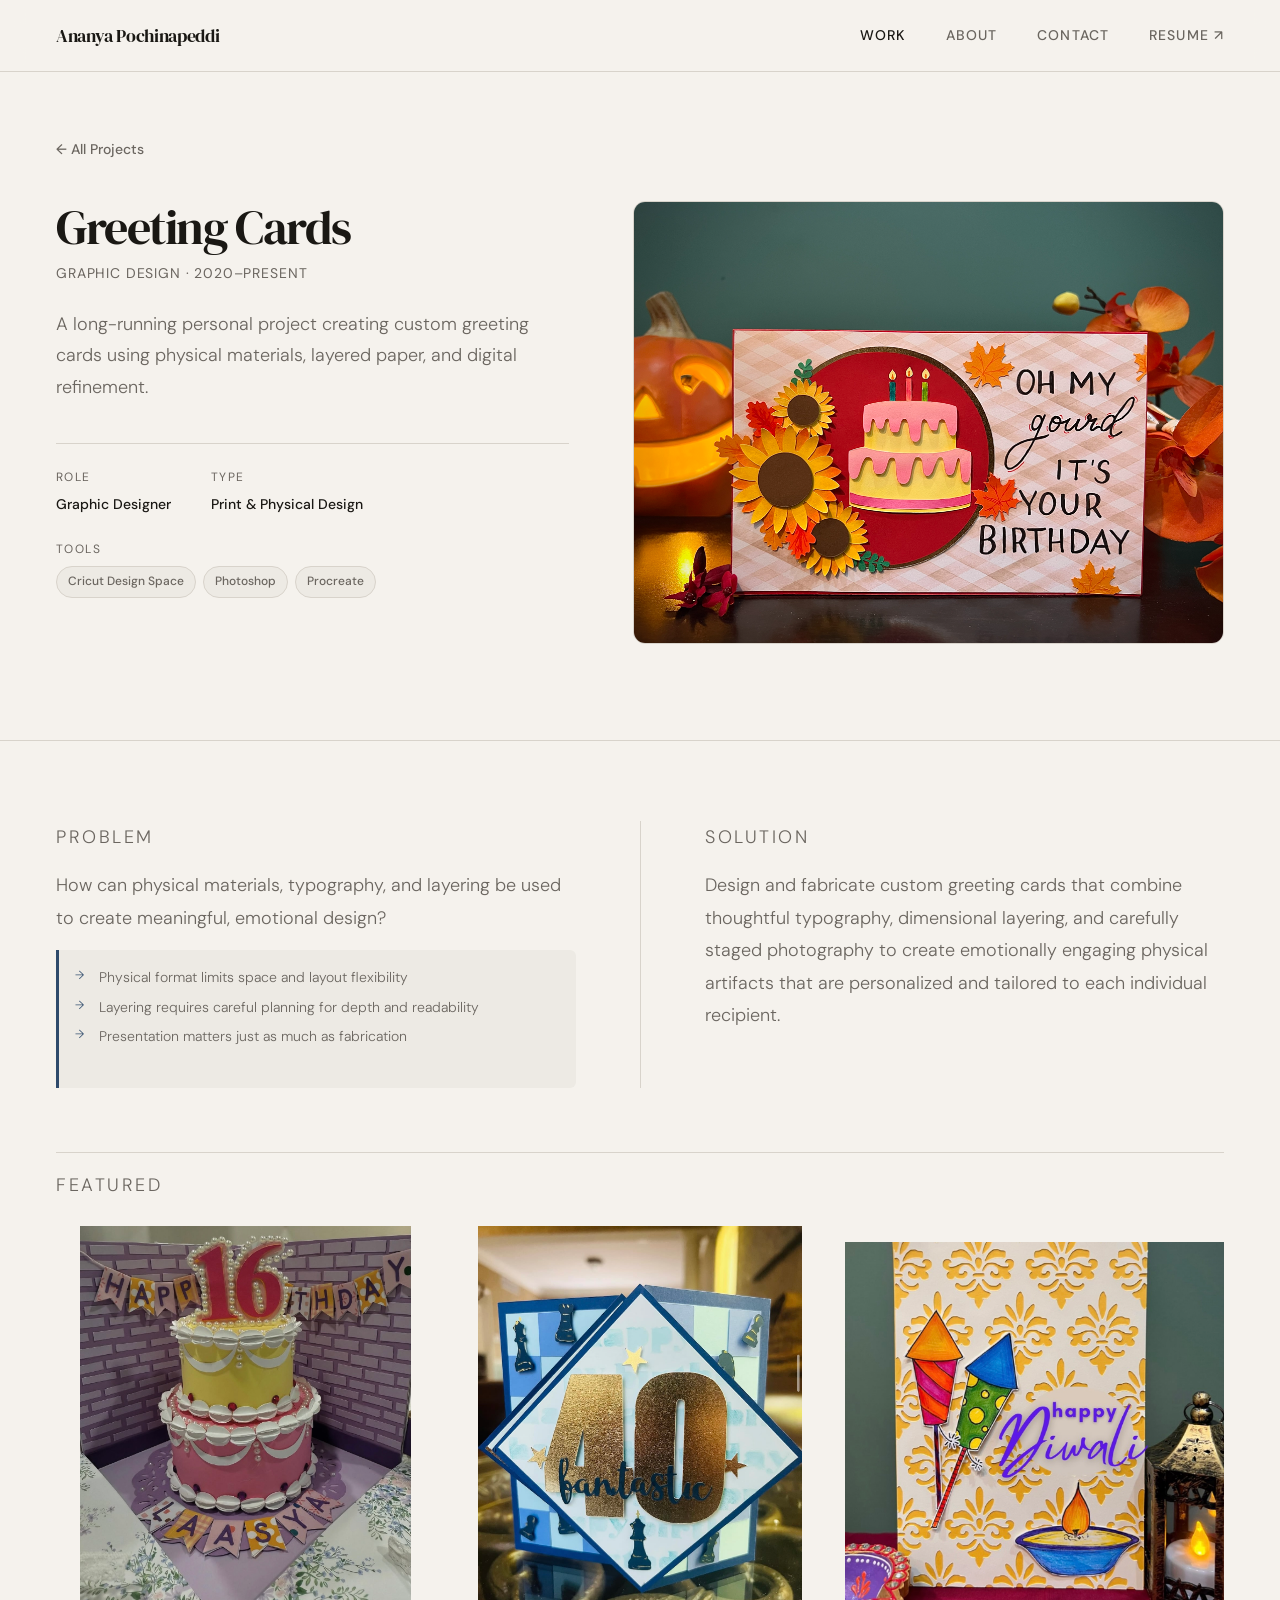
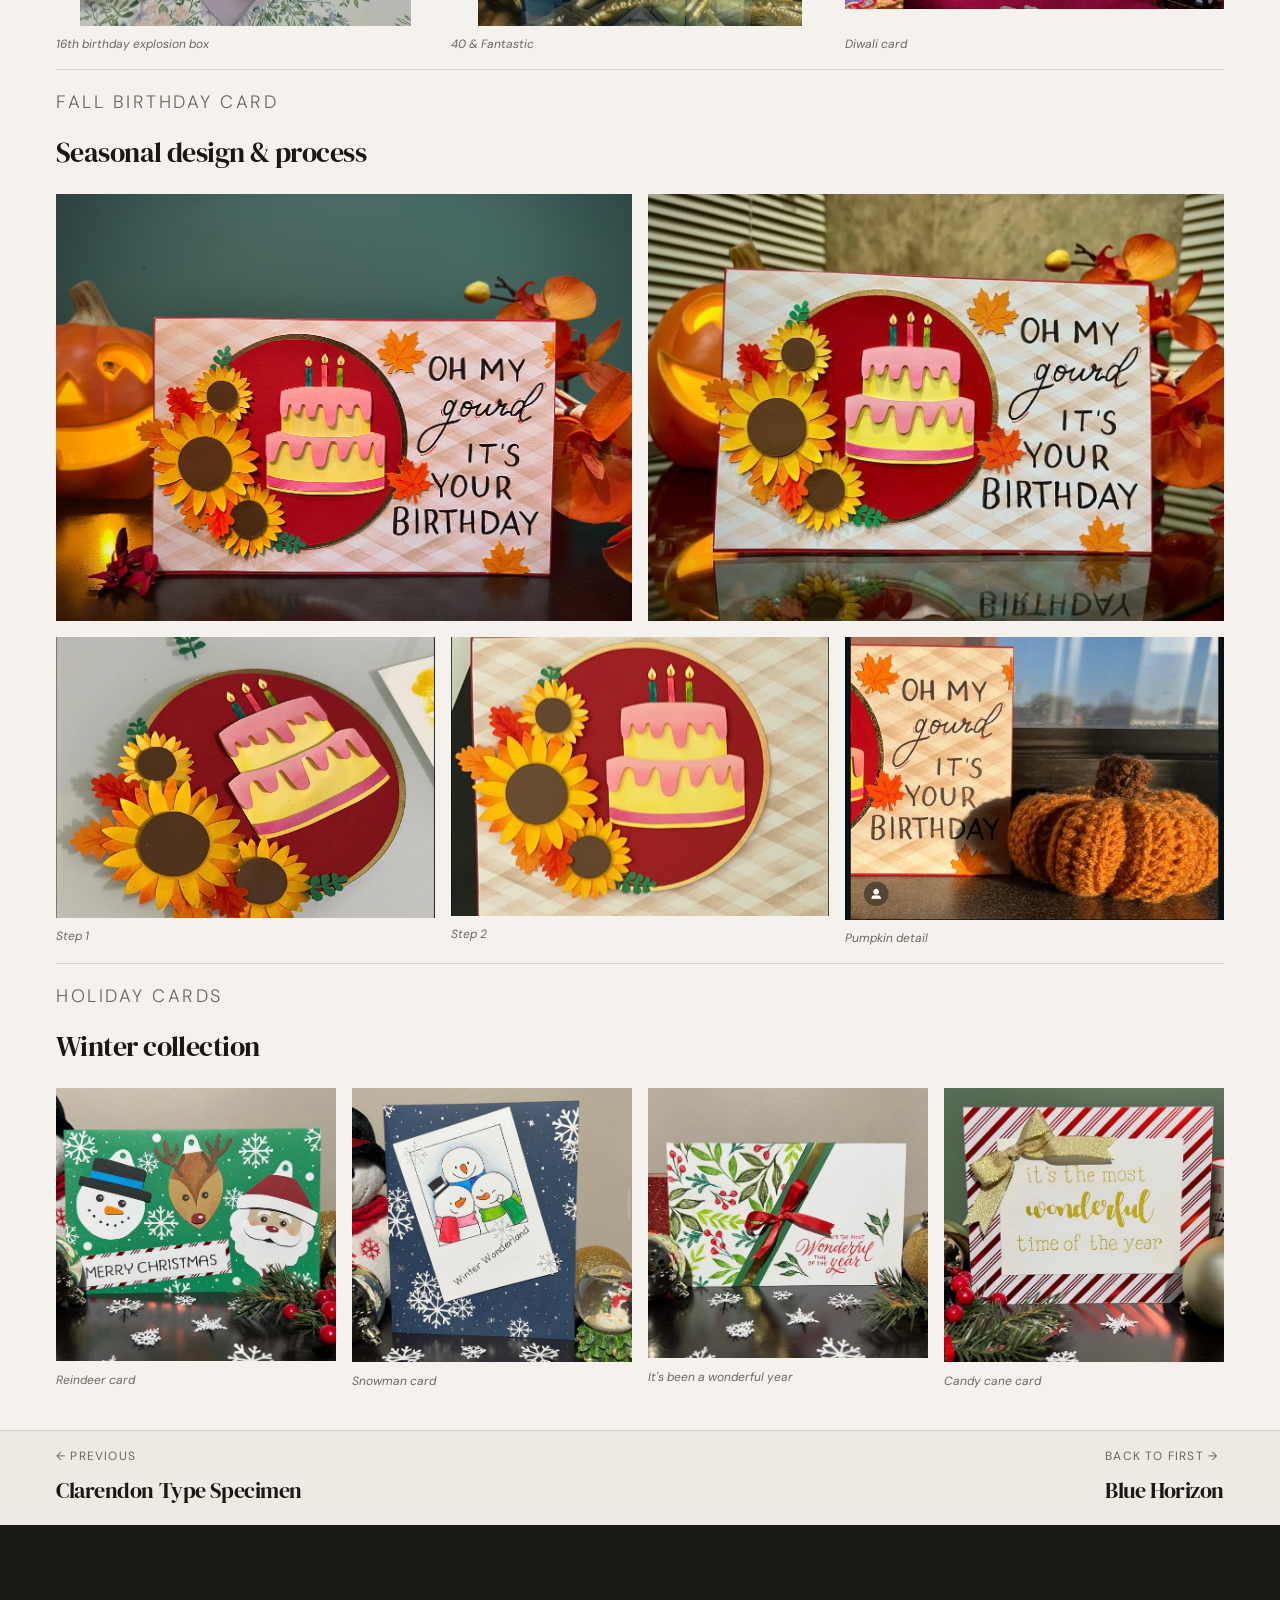
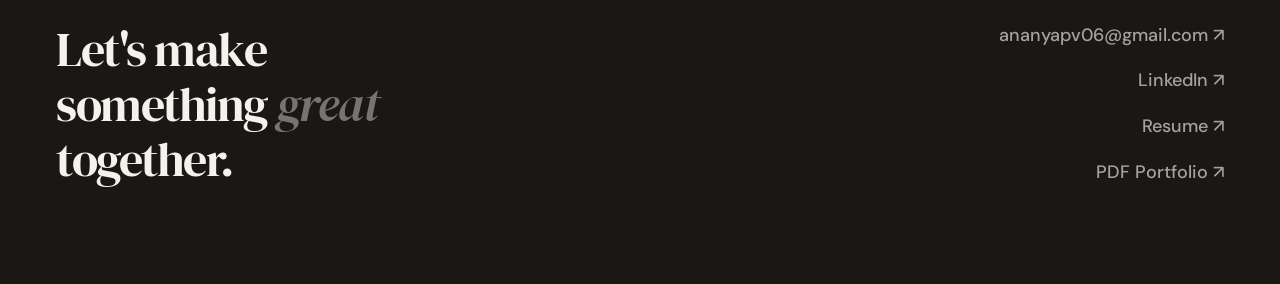
<file: project-greeting-cards.html>
<!DOCTYPE html>
<html lang="en">

<head>
  <meta charset="UTF-8">
  <meta name="viewport" content="width=device-width, initial-scale=1.0">
  <title>Greeting Cards — Ananya Pochinapeddi</title>
  <link rel="stylesheet" href="style.css">
</head>

<body>

  <nav>
    <div class="container">
      <a href="index.html" class="nav-logo">Ananya Pochinapeddi</a>
      <ul class="nav-links">
        <li><a href="projects.html" class="active">Work</a></li>
        <li><a href="about.html">About</a></li>
        <li><a href="index.html#contact">Contact</a></li>
        <li><a href="assets/resume.pdf" target="_blank" rel="noopener">Resume ↗</a></li>
      </ul>
    </div>
  </nav>

  <div class="pd-intro">
    <div class="container">
      <a href="projects.html" class="back-link">← All Projects</a>
      <div class="pd-intro-grid">
        <div class="pd-title-block">
          <h1>Greeting Cards</h1>
          <p class="pd-subtitle">Graphic Design · 2020–Present</p>
          <p class="pd-summary">A long-running personal project creating custom greeting cards using physical materials,
            layered paper, and digital refinement.</p>
          <div class="pd-meta-block">
            <div class="pd-meta-row">
              <span class="pd-meta-label">Role</span>
              <span class="pd-meta-value">Graphic Designer</span>
            </div>
            <div class="pd-meta-row">
              <span class="pd-meta-label">Type</span>
              <span class="pd-meta-value">Print & Physical Design</span>
            </div>
            <div class="pd-meta-row">
              <span class="pd-meta-label">Tools</span>
              <div class="pd-tags">
                <span class="pd-tag">Cricut Design Space</span>
                <span class="pd-tag">Photoshop</span>
                <span class="pd-tag">Procreate</span>
              </div>
            </div>
          </div>
        </div>
        <div class="pd-intro-image">
          <img src="assets/greeting-cards/fall-mockup-green.png" alt="Greeting Cards">
        </div>
      </div>
    </div>
  </div>

  <div class="pd-body">
    <div class="container">

      <div class="pd-two-col">
        <div class="pd-section">
          <p class="pd-section-label">Problem</p>
          <p>How can physical materials, typography, and layering be used to create meaningful, emotional design?</p>
          <div class="pd-aside">
            <ul>
              <li>Physical format limits space and layout flexibility</li>
              <li>Layering requires careful planning for depth and readability</li>
              <li>Presentation matters just as much as fabrication</li>
            </ul>
          </div>
        </div>
        <div class="pd-section">
          <p class="pd-section-label">Solution</p>
          <p>Design and fabricate custom greeting cards that combine thoughtful typography, dimensional layering, and
            carefully staged photography to create emotionally engaging physical artifacts that are personalized and
            tailored to each individual recipient.</p>
        </div>
      </div>

      <div class="pd-section">
        <p class="pd-section-label">Featured</p>
        <div class="image-grid image-grid--three">
          <figure class="gallery-figure">
            <img src="assets/greeting-cards/16th-explosion-box.jpg" alt="16th birthday explosion box"
              style="height: 400px; object-fit: contain;">
            <figcaption>16th birthday explosion box</figcaption>
          </figure>
          <figure class="gallery-figure">
            <img src="assets/greeting-cards/40&fantastic.jpg" alt="40 and fantastic card"
              style="height: 400px; object-fit: contain;">
            <figcaption>40 &amp; Fantastic</figcaption>
          </figure>
          <figure class="gallery-figure">
            <img src="assets/greeting-cards/diwali.jpg" alt="Diwali card"
              style="height: 400px; object-fit: contain;">
            <figcaption>Diwali card</figcaption>
          </figure>
        </div>
      </div>

      <div class="pd-section">
        <p class="pd-section-label">Fall Birthday Card</p>
        <h2>Seasonal design &amp; process</h2>
        <div class="image-grid">
          <figure class="gallery-figure">
            <img src="assets/greeting-cards/fall-mockup-green.png" alt="Fall card mockup">
          </figure>
          <figure class="gallery-figure">
            <img src="assets/greeting-cards/fal-mockup2.jpg" alt="Fall card mockup 2">
          </figure>
        </div>
        <div class="image-grid image-grid--three" style="margin-top: var(--space-sm);">
          <figure class="gallery-figure">
            <img src="assets/greeting-cards/fall-step1.jpg" alt="Step 1">
            <figcaption>Step 1</figcaption>
          </figure>
          <figure class="gallery-figure">
            <img src="assets/greeting-cards/fall-step2.jpg" alt="Step 2">
            <figcaption>Step 2</figcaption>
          </figure>
          <figure class="gallery-figure">
            <img src="assets/greeting-cards/fall-pumpkin.jpg" alt="Pumpkin detail">
            <figcaption>Pumpkin detail</figcaption>
          </figure>
        </div>
      </div>

      <div class="pd-section">
        <p class="pd-section-label">Holiday Cards</p>
        <h2>Winter collection</h2>
        <div style="display: grid; grid-template-columns: repeat(4, 1fr); gap: var(--space-sm);">
          <figure class="gallery-figure">
            <img src="assets/greeting-cards/reindeer.jpg" alt="Reindeer card">
            <figcaption>Reindeer card</figcaption>
          </figure>
          <figure class="gallery-figure">
            <img src="assets/greeting-cards/snowman.jpg" alt="Snowman card">
            <figcaption>Snowman card</figcaption>
          </figure>
          <figure class="gallery-figure">
            <img src="assets/greeting-cards/christmas-wonderful-year.jpg" alt="Christmas wonderful year">
            <figcaption>It's been a wonderful year</figcaption>
          </figure>
          <figure class="gallery-figure">
            <img src="assets/greeting-cards/candy-cane-card.jpg" alt="Candy cane card">
            <figcaption>Candy cane card</figcaption>
          </figure>
        </div>
      </div>

    </div>
  </div>

  <div class="project-nav">
    <div class="container">
      <a href="project-type-specimen.html" class="project-nav-link">
        <span class="pnl-dir">← Previous</span>
        <span class="pnl-title">Clarendon Type Specimen</span>
      </a>
      <a href="project-blue-horizon.html" class="project-nav-link project-nav-link--next">
        <span class="pnl-dir">Back to First →</span>
        <span class="pnl-title">Blue Horizon</span>
      </a>
    </div>
  </div>

  <footer id="contact">
    <div class="container">
      <div class="footer-headline">Let's make<br>something <em>great</em><br>together.</div>
      <div class="footer-links">
        <a href="mailto:ananyapv06@gmail.com" class="footer-link">ananyapv06@gmail.com ↗</a>
        <a href="https://www.linkedin.com/in/ananya-pochinapeddi" target="_blank" rel="noopener"
          class="footer-link">LinkedIn ↗</a>
        <a href="assets/resume.pdf" target="_blank" rel="noopener" class="footer-link">Resume ↗</a>
        <a href="assets/gd-portfolio.pdf" target="_blank" rel="noopener" class="footer-link">PDF Portfolio
          ↗</a>
      </div>
    </div>
  </footer>

</body>

</html>
</file>
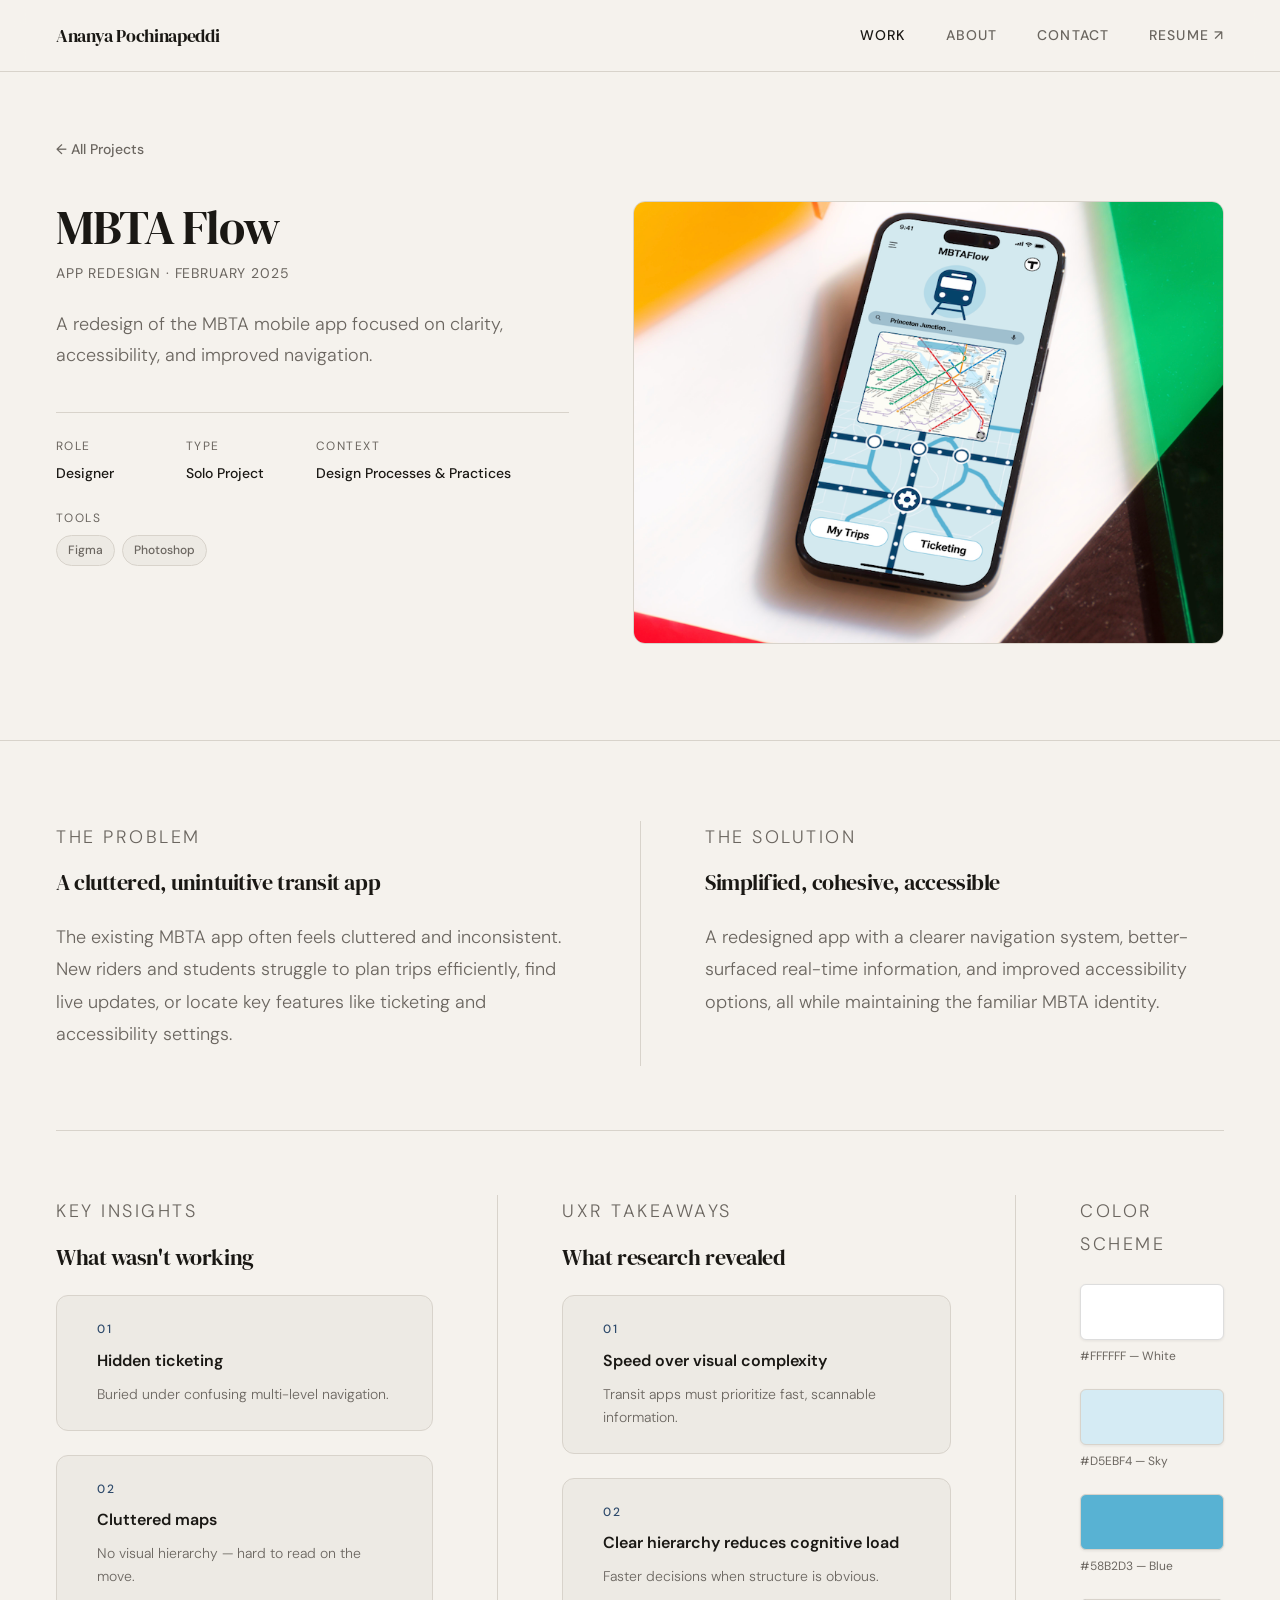
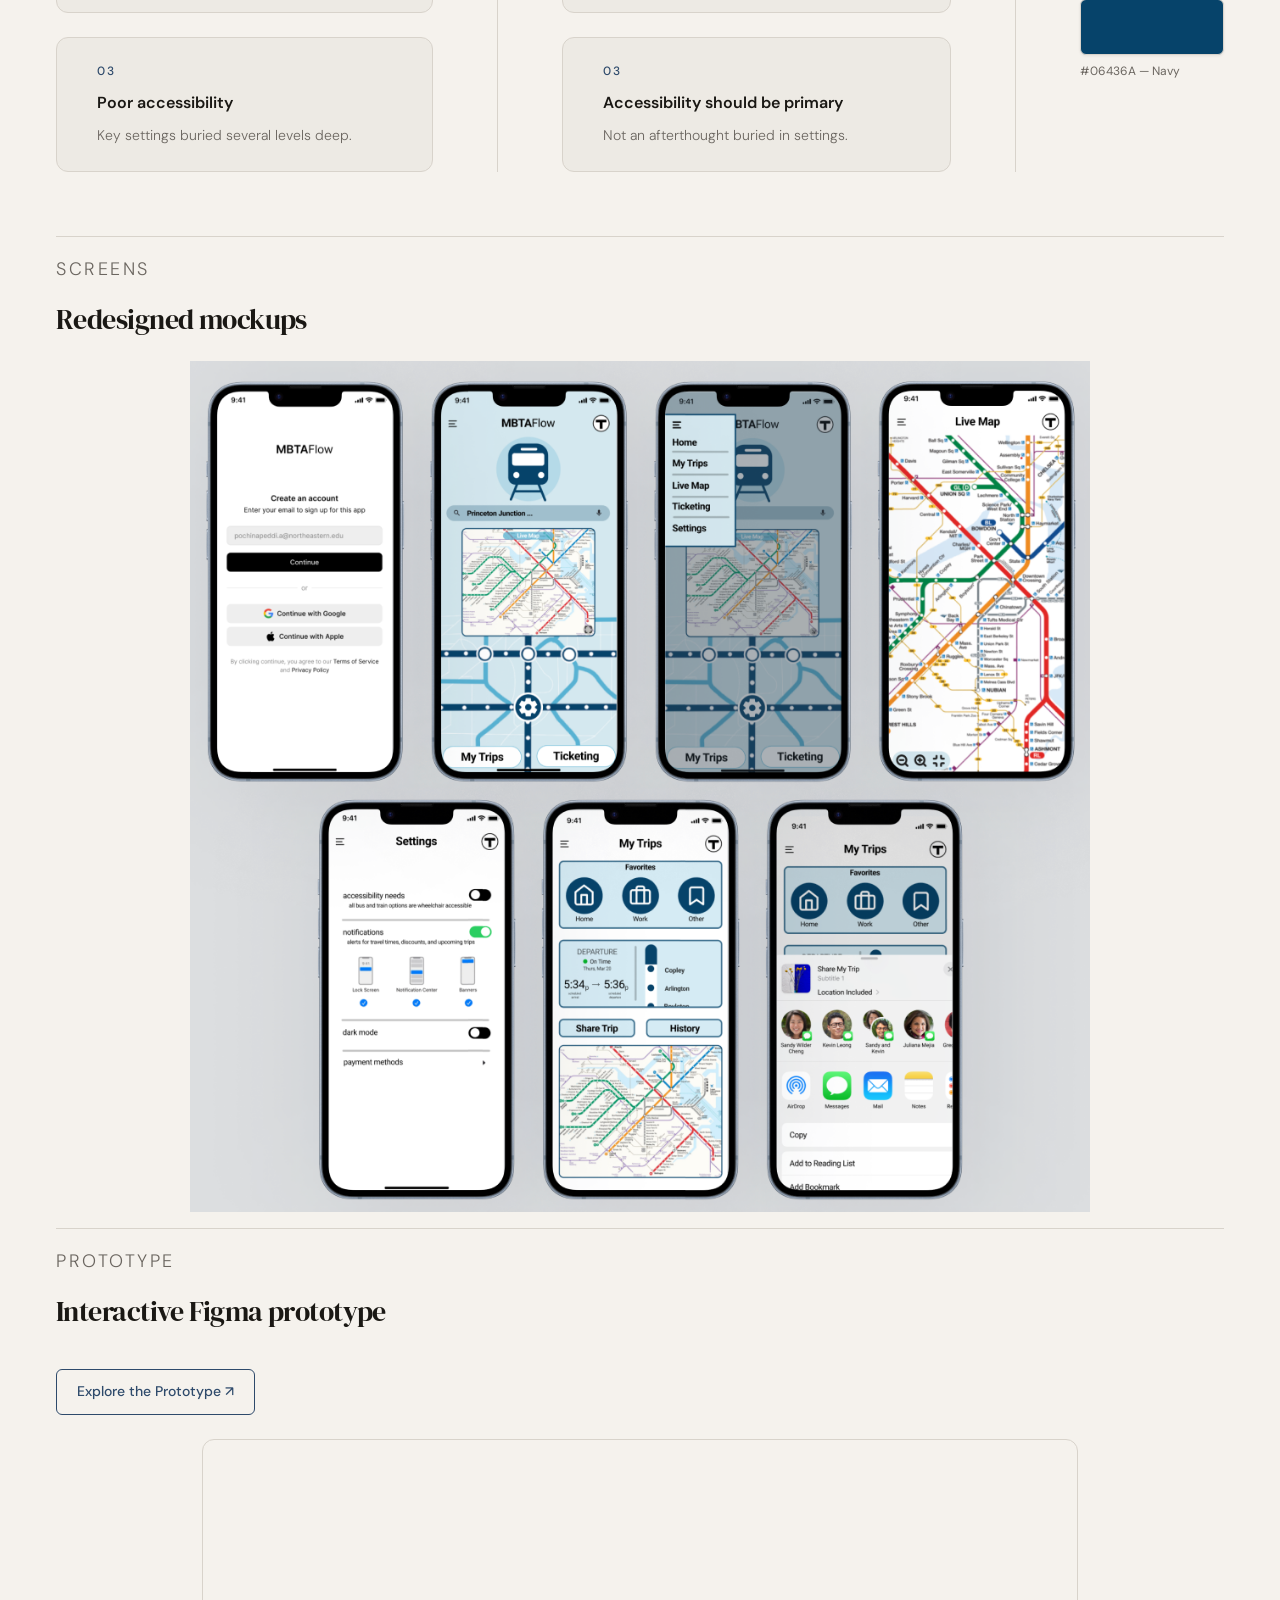
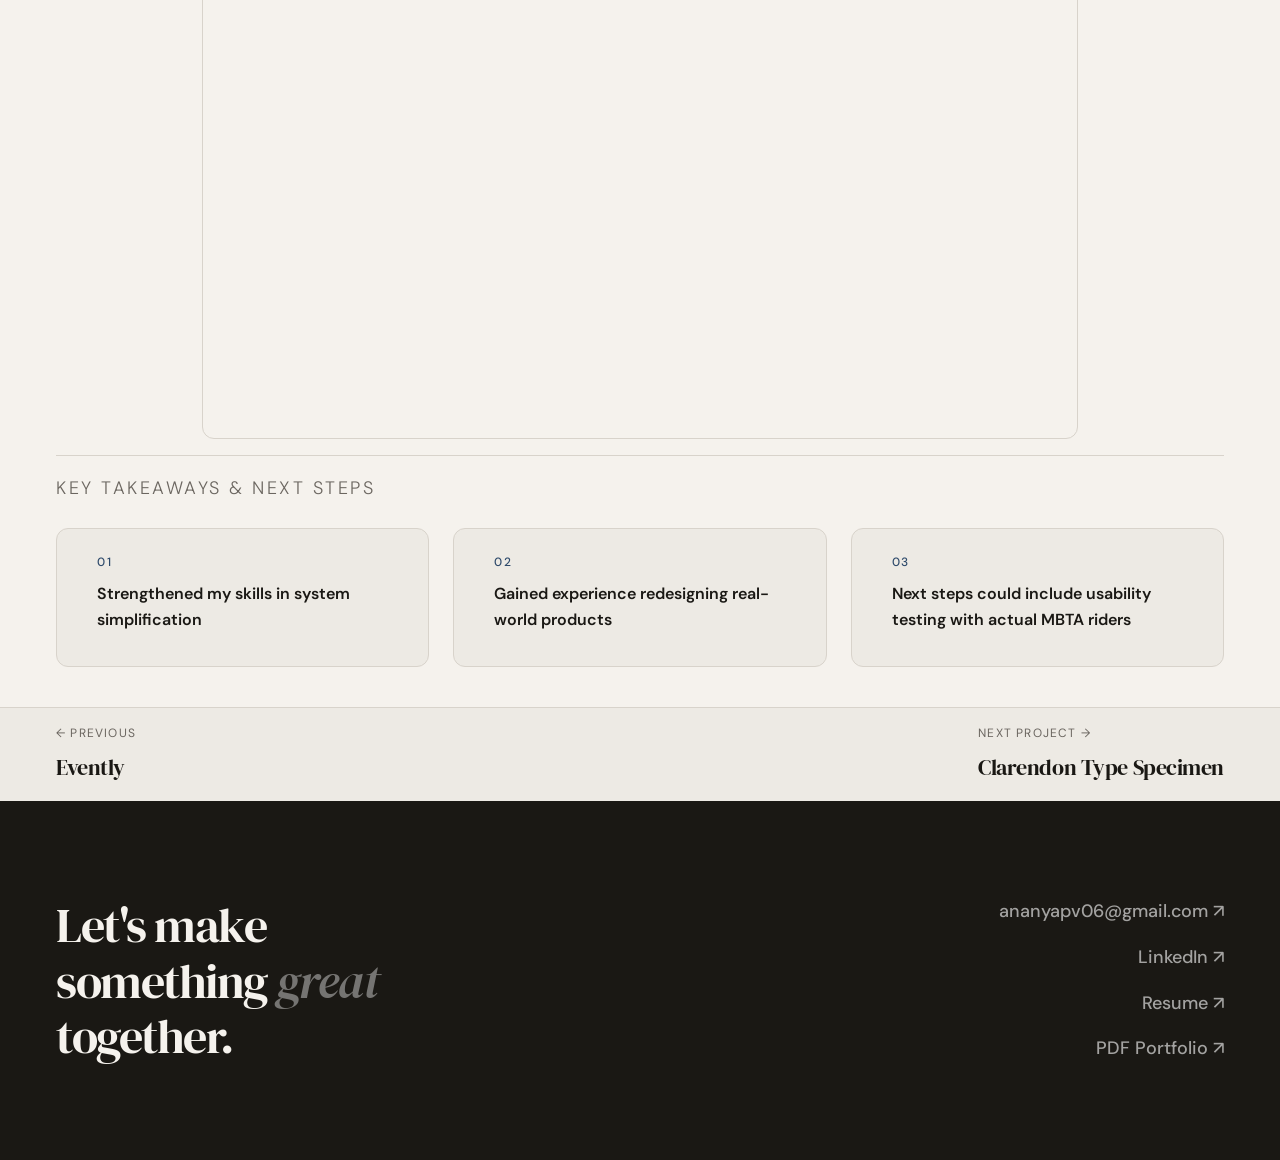
<file: project-mbta.html>
<!DOCTYPE html>
<html lang="en">

<head>
  <meta charset="UTF-8">
  <meta name="viewport" content="width=device-width, initial-scale=1.0">
  <title>MBTA Flow — Ananya Pochinapeddi</title>
  <link rel="stylesheet" href="style.css">
</head>

<body>

  <nav>
    <div class="container">
      <a href="index.html" class="nav-logo">Ananya Pochinapeddi</a>
      <ul class="nav-links">
        <li><a href="projects.html" class="active">Work</a></li>
        <li><a href="about.html">About</a></li>
        <li><a href="index.html#contact">Contact</a></li>
        <li><a href="assets/resume.pdf" target="_blank" rel="noopener">Resume ↗</a></li>
      </ul>
    </div>
  </nav>

  <div class="pd-intro">
    <div class="container">
      <a href="projects.html" class="back-link">← All Projects</a>
      <div class="pd-intro-grid">
        <div class="pd-title-block">
          <h1>MBTA Flow</h1>
          <p class="pd-subtitle">App Redesign · February 2025</p>
          <p class="pd-summary">A redesign of the MBTA mobile app focused on clarity, accessibility, and improved
            navigation.</p>
          <div class="pd-meta-block">
            <div class="pd-meta-row">
              <span class="pd-meta-label">Role</span>
              <span class="pd-meta-value">Designer</span>
            </div>
            <div class="pd-meta-row">
              <span class="pd-meta-label">Type</span>
              <span class="pd-meta-value">Solo Project</span>
            </div>
            <div class="pd-meta-row">
              <span class="pd-meta-label">Context</span>
              <span class="pd-meta-value">Design Processes & Practices</span>
            </div>
            <div class="pd-meta-row">
              <span class="pd-meta-label">Tools</span>
              <div class="pd-tags">
                <span class="pd-tag">Figma</span>
                <span class="pd-tag">Photoshop</span>
              </div>
            </div>
          </div>
        </div>
        <div class="pd-intro-image">
          <img src="assets/mbta/mbta-home-screen-mock.png" alt="MBTA Flow">
        </div>
      </div>
    </div>
  </div>

  <div class="pd-body">
    <div class="container">

      <div class="pd-two-col">
        <div class="pd-section">
          <p class="pd-section-label">The Problem</p>
          <h2>A cluttered, unintuitive transit app</h2>
          <p>The existing MBTA app often feels cluttered and inconsistent. New riders and students struggle to plan
            trips efficiently, find live updates, or locate key features like ticketing and accessibility settings.</p>
        </div>
        <div class="pd-section">
          <p class="pd-section-label">The Solution</p>
          <h2>Simplified, cohesive, accessible</h2>
          <p>A redesigned app with a clearer navigation system, better-surfaced real-time information, and improved
            accessibility options, all while maintaining the familiar MBTA identity.</p>
        </div>
      </div>

      <!-- Key Insights + UXR Takeaways + Color Scheme (3-col) -->
      <div
        style="display: grid; grid-template-columns: 1.7fr 2fr 0.8fr; gap: 0; border-bottom: 1px solid var(--color-border); padding: var(--space-xl) 0;">

        <div class="pd-section" style="border-bottom: none; padding: 0 var(--space-xl) 0 0;">
          <p class="pd-section-label">Key Insights</p>
          <h2 style="font-size: var(--text-lg);">What wasn't working</h2>
          <div class="pd-insights" style="grid-template-columns: 1fr;">
            <div class="pd-insight">
              <span class="pd-insight-num">01</span>
              <h3>Hidden ticketing</h3>
              <p>Buried under confusing multi-level navigation.</p>
            </div>
            <div class="pd-insight">
              <span class="pd-insight-num">02</span>
              <h3>Cluttered maps</h3>
              <p>No visual hierarchy — hard to read on the move.</p>
            </div>
            <div class="pd-insight">
              <span class="pd-insight-num">03</span>
              <h3>Poor accessibility</h3>
              <p>Key settings buried several levels deep.</p>
            </div>
          </div>
        </div>

        <div class="pd-section"
          style="border-bottom: none; border-left: 1px solid var(--color-border); border-right: 1px solid var(--color-border); padding: 0 var(--space-xl);">
          <p class="pd-section-label">UXR Takeaways</p>
          <h2 style="font-size: var(--text-lg);">What research revealed</h2>
          <div class="pd-insights">
            <div class="pd-insight">
              <span class="pd-insight-num">01</span>
              <h3>Speed over visual complexity</h3>
              <p>Transit apps must prioritize fast, scannable information.</p>
            </div>
            <div class="pd-insight">
              <span class="pd-insight-num">02</span>
              <h3>Clear hierarchy reduces cognitive load</h3>
              <p>Faster decisions when structure is obvious.</p>
            </div>
            <div class="pd-insight">
              <span class="pd-insight-num">03</span>
              <h3>Accessibility should be primary</h3>
              <p>Not an afterthought buried in settings.</p>
            </div>
          </div>
        </div>

        <div class="pd-section" style="border-bottom: none; padding: 0 0 0 var(--space-xl);">
          <p class="pd-section-label">Color Scheme</p>
          <div class="color-palette" style="flex-direction: column;">
            <div class="color-swatch">
              <div class="swatch-box" style="background:#FFFFFF; border:1px solid #ddd; width:100%; height:56px;"></div>
              <span class="swatch-label">#FFFFFF — White</span>
            </div>
            <div class="color-swatch">
              <div class="swatch-box" style="background:#D5EBF4; width:100%; height:56px;"></div>
              <span class="swatch-label">#D5EBF4 — Sky</span>
            </div>
            <div class="color-swatch">
              <div class="swatch-box" style="background:#58B2D3; width:100%; height:56px;"></div>
              <span class="swatch-label">#58B2D3 — Blue</span>
            </div>
            <div class="color-swatch">
              <div class="swatch-box" style="background:#06436A; width:100%; height:56px;"></div>
              <span class="swatch-label">#06436A — Navy</span>
            </div>
          </div>
        </div>

      </div>

      <div class="pd-section">
        <p class="pd-section-label">Screens</p>
        <h2>Redesigned mockups</h2>
        <div style="max-width: 900px; margin: 0 auto;" class="image-grid image-grid--single">
          <figure class="gallery-figure">
            <img src="assets/mbta/mbta-main-mockup.png" alt="MBTA Flow mockups">
          </figure>
        </div>
      </div>

      <div class="pd-section">
        <p class="pd-section-label">Prototype</p>
        <h2>Interactive Figma prototype</h2>
        <a href="https://www.figma.com/proto/bG2MoH1swY1OleeSng8GJQ/MBTA-Project?node-id=1-1181" target="_blank"
          rel="noopener" class="pd-proto-link">Explore the Prototype ↗</a>
        <div class="figma-frame">
          <iframe
            src="https://www.figma.com/proto/bG2MoH1swY1OleeSng8GJQ/MBTA-Project?node-id=1-1181&p=f&t=hgTRtkFqq1v7y9VR-1&scaling=scale-down&content-scaling=fixed&page-id=0%3A1"
            allowfullscreen></iframe>
        </div>
      </div>

      <div class="pd-section">
        <p class="pd-section-label">Key Takeaways &amp; Next Steps</p>
        <div class="pd-insights">
          <div class="pd-insight">
            <span class="pd-insight-num">01</span>
            <h3>Strengthened my skills in system simplification</h3>
          </div>
          <div class="pd-insight">
            <span class="pd-insight-num">02</span>
            <h3>Gained experience redesigning real-world products</h3>
          </div>
          <div class="pd-insight">
            <span class="pd-insight-num">03</span>
            <h3>Next steps could include usability testing with actual MBTA riders</h3>
          </div>
        </div>
      </div>

    </div>
  </div>

  <div class="project-nav">
    <div class="container">
      <a href="project-evently.html" class="project-nav-link">
        <span class="pnl-dir">← Previous</span>
        <span class="pnl-title">Evently</span>
      </a>
      <a href="project-type-specimen.html" class="project-nav-link project-nav-link--next">
        <span class="pnl-dir">Next Project →</span>
        <span class="pnl-title">Clarendon Type Specimen</span>
      </a>
    </div>
  </div>

  <footer id="contact">
    <div class="container">
      <div class="footer-headline">Let's make<br>something <em>great</em><br>together.</div>
      <div class="footer-links">
        <a href="mailto:ananyapv06@gmail.com" class="footer-link">ananyapv06@gmail.com ↗</a>
        <a href="https://www.linkedin.com/in/ananya-pochinapeddi" target="_blank" rel="noopener"
          class="footer-link">LinkedIn ↗</a>
        <a href="assets/resume.pdf" target="_blank" rel="noopener" class="footer-link">Resume ↗</a>
        <a href="assets/gd-portfolio.pdf" target="_blank" rel="noopener" class="footer-link">PDF Portfolio
          ↗</a>
      </div>
    </div>
  </footer>

</body>

</html>
</file>
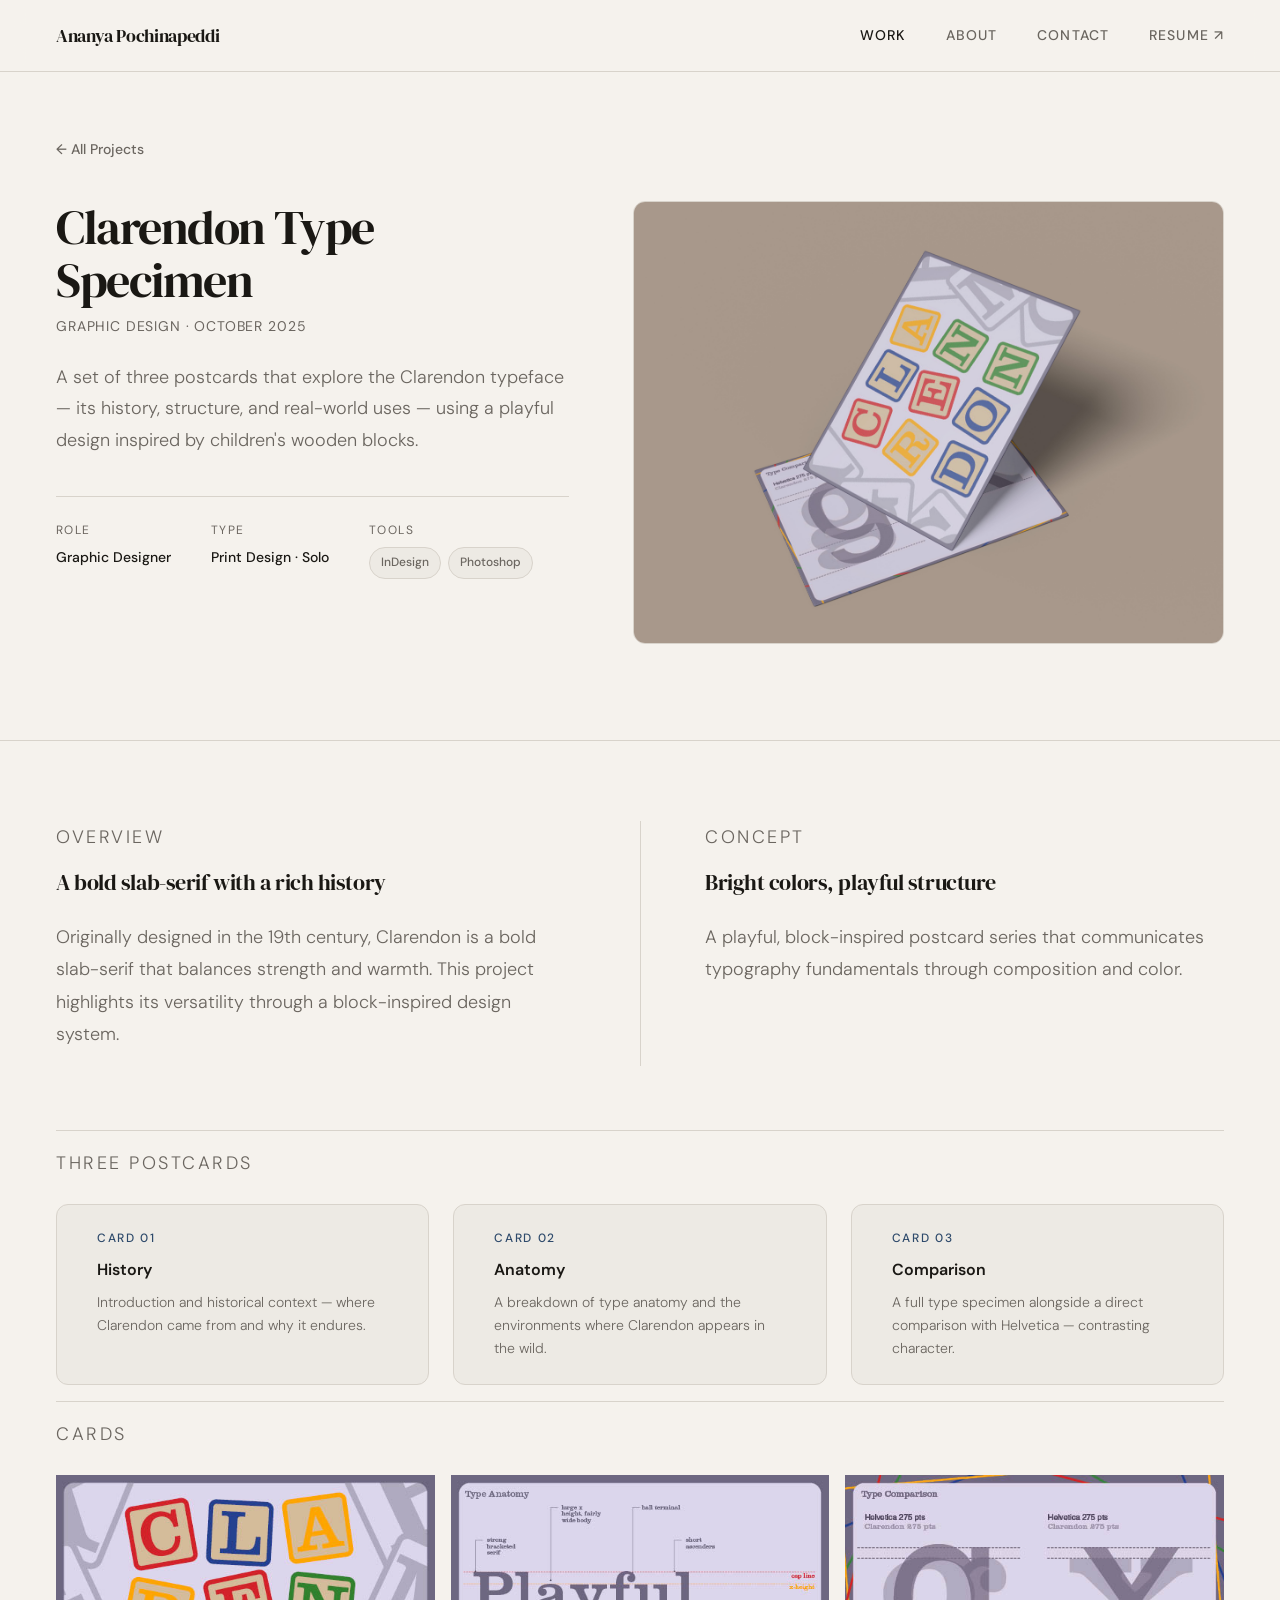
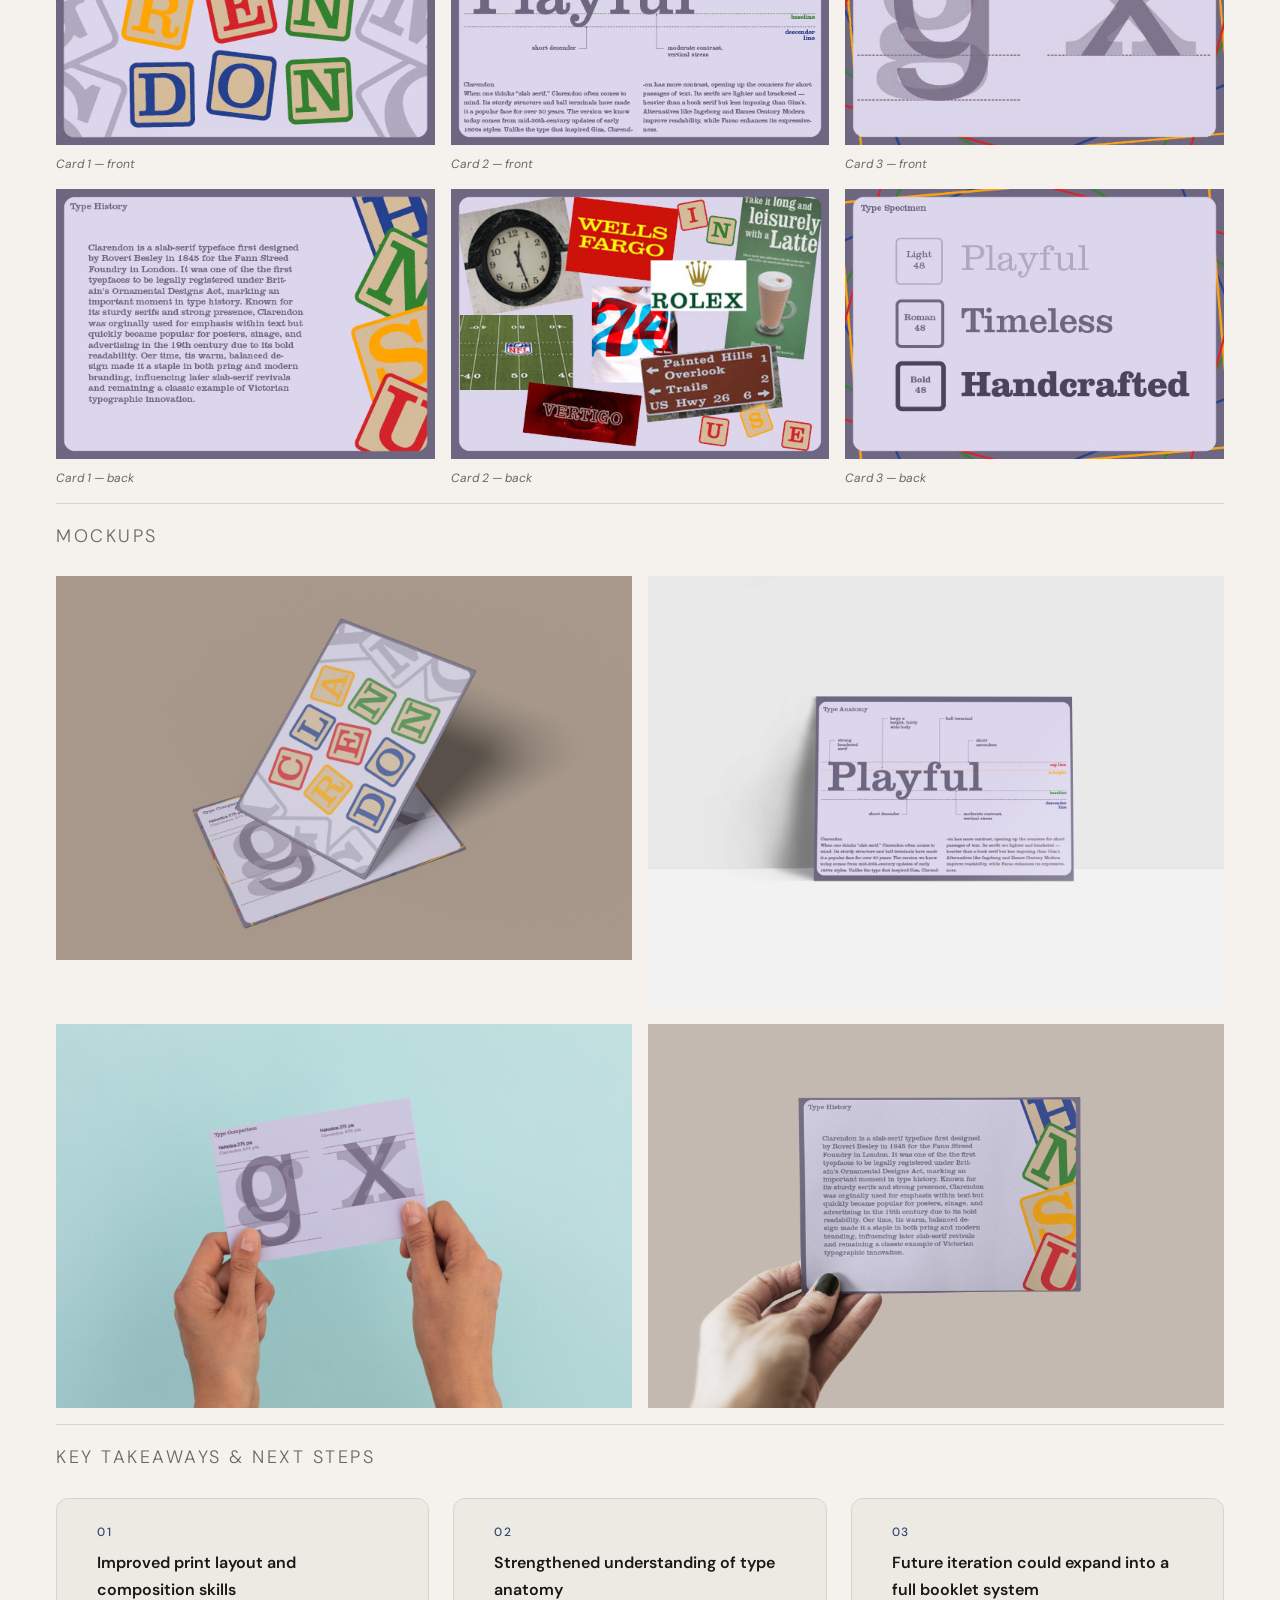
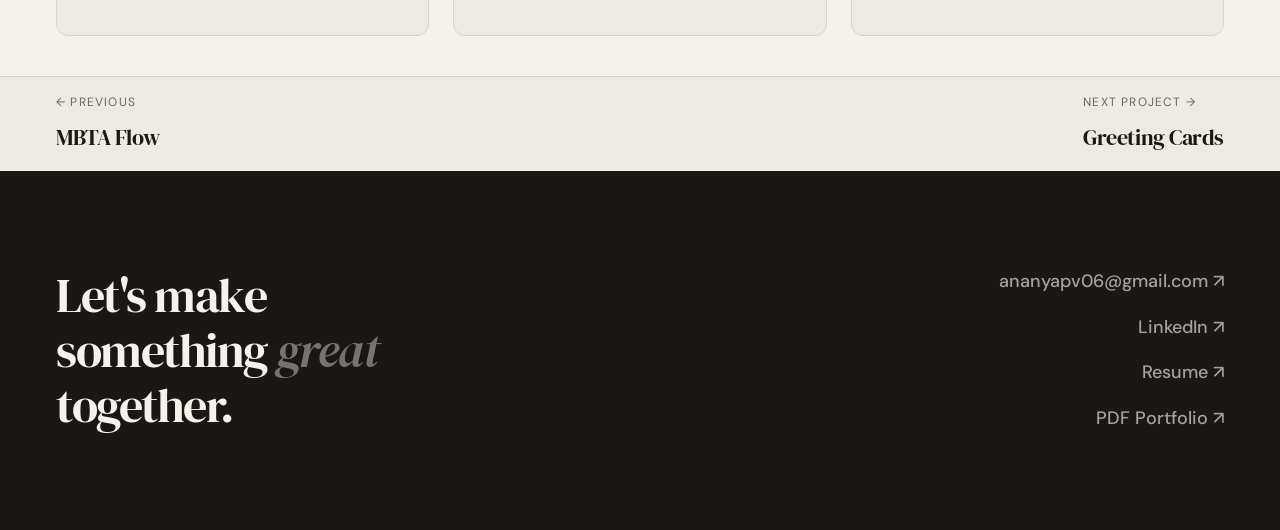
<file: project-type-specimen.html>
<!DOCTYPE html>
<html lang="en">

<head>
  <meta charset="UTF-8">
  <meta name="viewport" content="width=device-width, initial-scale=1.0">
  <title>Clarendon Type Specimen — Ananya Pochinapeddi</title>
  <link rel="stylesheet" href="style.css">
</head>

<body>

  <nav>
    <div class="container">
      <a href="index.html" class="nav-logo">Ananya Pochinapeddi</a>
      <ul class="nav-links">
        <li><a href="projects.html" class="active">Work</a></li>
        <li><a href="about.html">About</a></li>
        <li><a href="index.html#contact">Contact</a></li>
        <li><a href="assets/resume.pdf" target="_blank" rel="noopener">Resume ↗</a></li>
      </ul>
    </div>
  </nav>

  <div class="pd-intro">
    <div class="container">
      <a href="projects.html" class="back-link">← All Projects</a>
      <div class="pd-intro-grid">
        <div class="pd-title-block">
          <h1>Clarendon Type Specimen</h1>
          <p class="pd-subtitle">Graphic Design · October 2025</p>
          <p class="pd-summary">A set of three postcards that explore the Clarendon typeface — its history, structure,
            and real-world uses — using a playful design inspired by children's wooden blocks.</p>
          <div class="pd-meta-block">
            <div class="pd-meta-row">
              <span class="pd-meta-label">Role</span>
              <span class="pd-meta-value">Graphic Designer</span>
            </div>
            <div class="pd-meta-row">
              <span class="pd-meta-label">Type</span>
              <span class="pd-meta-value">Print Design · Solo</span>
            </div>
            <div class="pd-meta-row">
              <span class="pd-meta-label">Tools</span>
              <div class="pd-tags">
                <span class="pd-tag">InDesign</span>
                <span class="pd-tag">Photoshop</span>
              </div>
            </div>
          </div>
        </div>
        <div class="pd-intro-image">
          <img src="assets/type-specimen/ts-mock1.jpg" alt="Clarendon Type Specimen">
        </div>
      </div>
    </div>
  </div>

  <div class="pd-body">
    <div class="container">

      <div class="pd-two-col">
        <div class="pd-section">
          <p class="pd-section-label">Overview</p>
          <h2>A bold slab-serif with a rich history</h2>
          <p>Originally designed in the 19th century, Clarendon is a bold slab-serif that balances strength and warmth.
            This project highlights its versatility through a block-inspired design system.</p>
        </div>
        <div class="pd-section">
          <p class="pd-section-label">Concept</p>
          <h2>Bright colors, playful structure</h2>
          <p>A playful, block-inspired postcard series that communicates typography fundamentals through composition and
            color.</p>
        </div>
      </div>

      <div class="pd-section">
        <p class="pd-section-label">Three Postcards</p>
        <div class="pd-insights">
          <div class="pd-insight">
            <span class="pd-insight-num">Card 01</span>
            <h3>History</h3>
            <p>Introduction and historical context — where Clarendon came from and why it endures.</p>
          </div>
          <div class="pd-insight">
            <span class="pd-insight-num">Card 02</span>
            <h3>Anatomy</h3>
            <p>A breakdown of type anatomy and the environments where Clarendon appears in the wild.</p>
          </div>
          <div class="pd-insight">
            <span class="pd-insight-num">Card 03</span>
            <h3>Comparison</h3>
            <p>A full type specimen alongside a direct comparison with Helvetica — contrasting character.</p>
          </div>
        </div>
      </div>

      <div class="pd-section">
        <p class="pd-section-label">Cards</p>
        <div class="image-grid image-grid--three">
          <figure class="gallery-figure">
            <img src="assets/type-specimen/ts-pg1.jpg" alt="Card 1 front">
            <figcaption>Card 1 — front</figcaption>
          </figure>
          <figure class="gallery-figure">
            <img src="assets/type-specimen/ts-pg3.jpg" alt="Card 2 front">
            <figcaption>Card 2 — front</figcaption>
          </figure>
          <figure class="gallery-figure">
            <img src="assets/type-specimen/ts-pg5.jpg" alt="Card 3 front">
            <figcaption>Card 3 — front</figcaption>
          </figure>
          <figure class="gallery-figure">
            <img src="assets/type-specimen/ts-pg2.jpg" alt="Card 1 back">
            <figcaption>Card 1 — back</figcaption>
          </figure>
          <figure class="gallery-figure">
            <img src="assets/type-specimen/ts-pg4.jpg" alt="Card 2 back">
            <figcaption>Card 2 — back</figcaption>
          </figure>
          <figure class="gallery-figure">
            <img src="assets/type-specimen/ts-pg6.jpg" alt="Card 3 back">
            <figcaption>Card 3 — back</figcaption>
          </figure>
        </div>
      </div>

      <div class="pd-section">
        <p class="pd-section-label">Mockups</p>
        <div class="image-grid">
          <figure class="gallery-figure"><img src="assets/type-specimen/ts-mock1.jpg" alt="Mockup 1"></figure>
          <figure class="gallery-figure"><img src="assets/type-specimen/ts-mock2.jpg"
              alt="Mockup 2"></figure>
          <figure class="gallery-figure"><img src="assets/type-specimen/ts-mock3.jpg"
              alt="Mockup 3"></figure>
          <figure class="gallery-figure"><img src="assets/type-specimen/ts-mock4.jpg" alt="Mockup 4"></figure>
        </div>
      </div>

      <div class="pd-section">
        <p class="pd-section-label">Key Takeaways &amp; Next Steps</p>
        <div class="pd-insights">
          <div class="pd-insight">
            <span class="pd-insight-num">01</span>
            <h3>Improved print layout and composition skills</h3>
          </div>
          <div class="pd-insight">
            <span class="pd-insight-num">02</span>
            <h3>Strengthened understanding of type anatomy</h3>
          </div>
          <div class="pd-insight">
            <span class="pd-insight-num">03</span>
            <h3>Future iteration could expand into a full booklet system</h3>
          </div>
        </div>
      </div>

    </div>
  </div>

  <div class="project-nav">
    <div class="container">
      <a href="project-mbta.html" class="project-nav-link">
        <span class="pnl-dir">← Previous</span>
        <span class="pnl-title">MBTA Flow</span>
      </a>
      <a href="project-greeting-cards.html" class="project-nav-link project-nav-link--next">
        <span class="pnl-dir">Next Project →</span>
        <span class="pnl-title">Greeting Cards</span>
      </a>
    </div>
  </div>

  <footer id="contact">
    <div class="container">
      <div class="footer-headline">Let's make<br>something <em>great</em><br>together.</div>
      <div class="footer-links">
        <a href="mailto:ananyapv06@gmail.com" class="footer-link">ananyapv06@gmail.com ↗</a>
        <a href="https://www.linkedin.com/in/ananya-pochinapeddi" target="_blank" rel="noopener"
          class="footer-link">LinkedIn ↗</a>
        <a href="assets/resume.pdf" target="_blank" rel="noopener" class="footer-link">Resume ↗</a>
        <a href="assets/gd-portfolio.pdf" target="_blank" rel="noopener" class="footer-link">PDF Portfolio
          ↗</a>
      </div>
    </div>
  </footer>

</body>

</html>
</file>
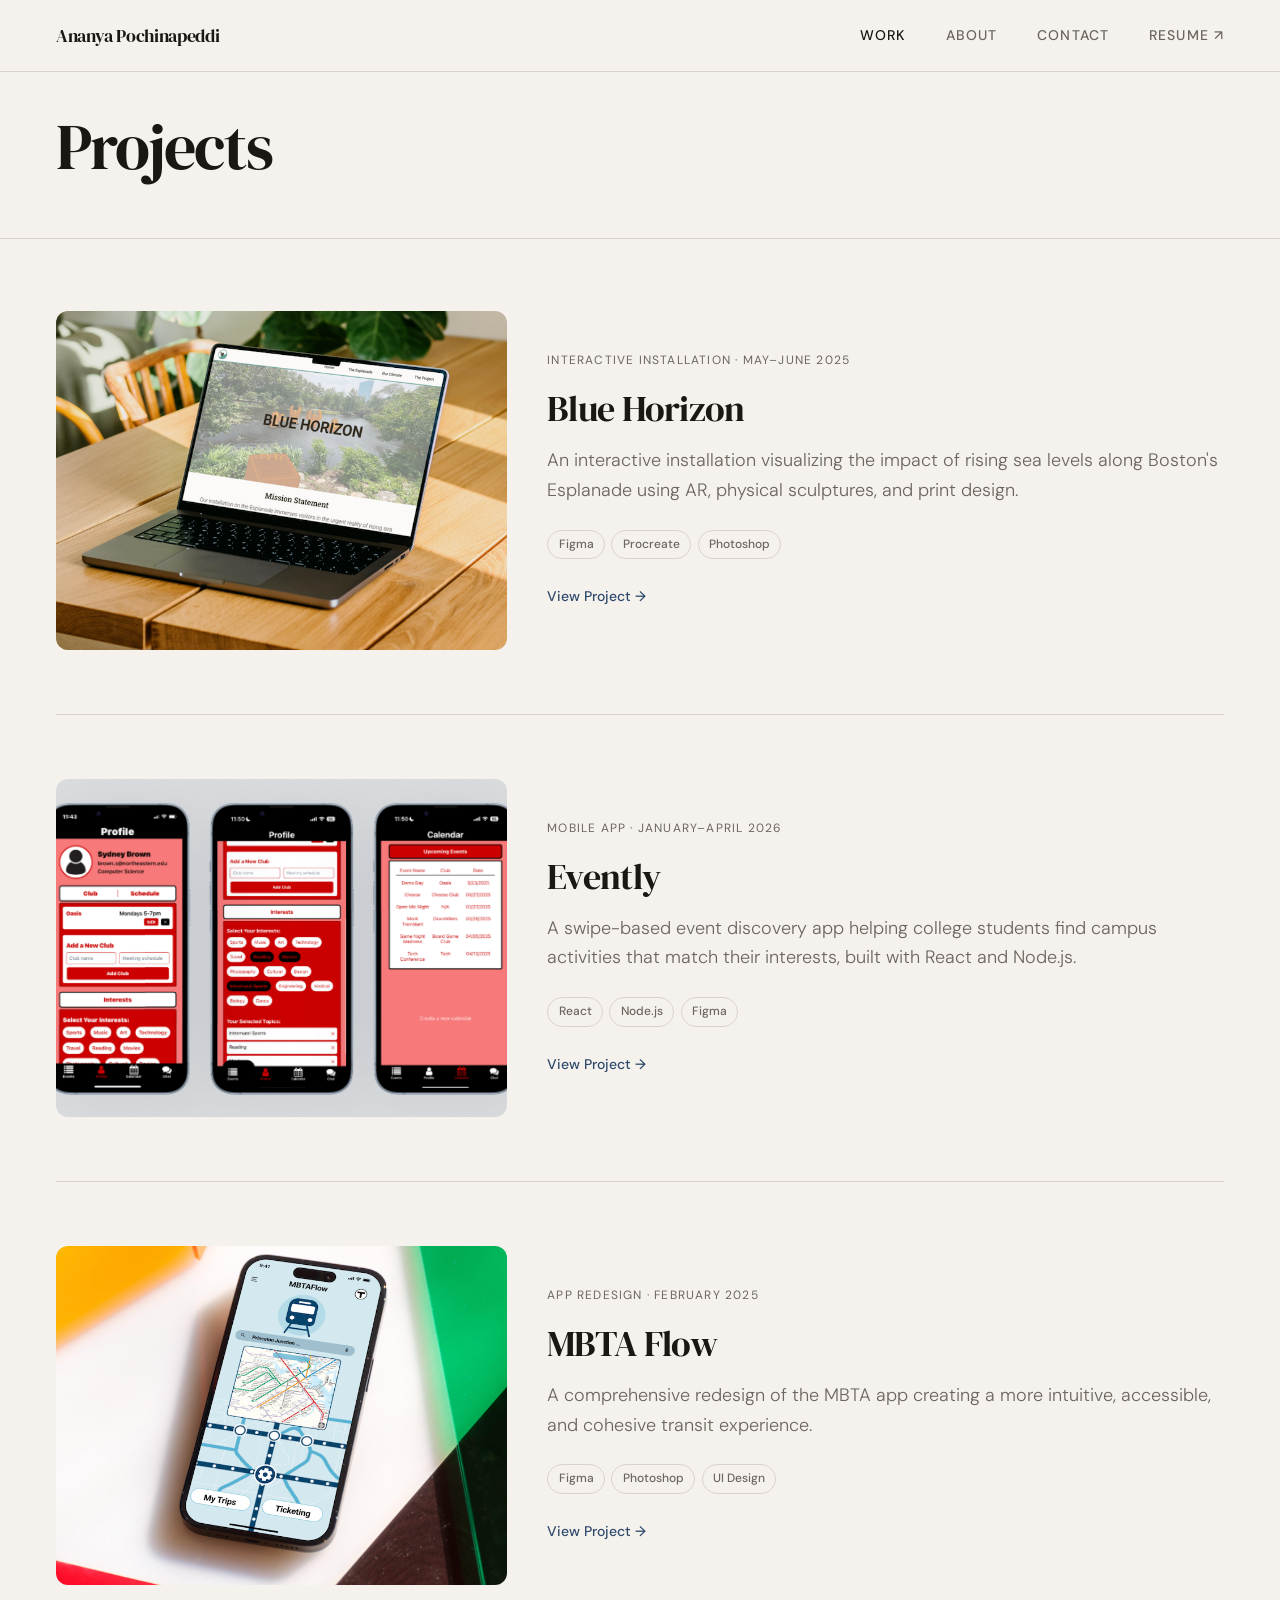
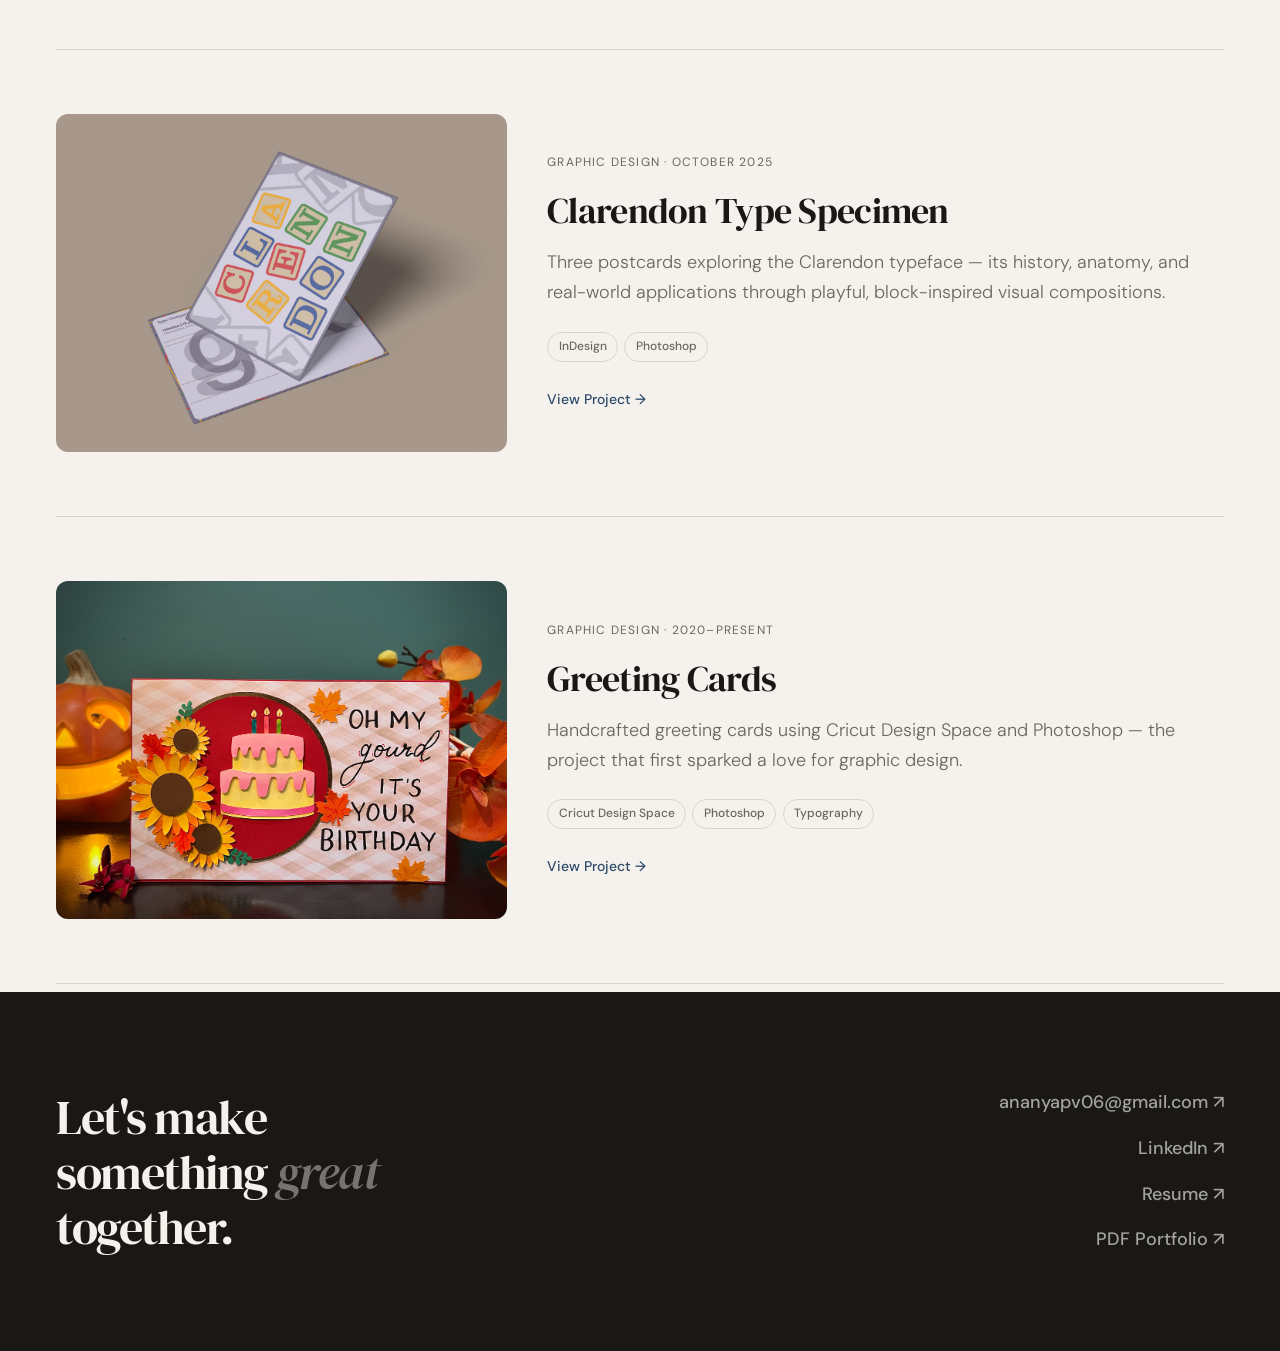
<file: projects.html>
<!DOCTYPE html>
<html lang="en">

<head>
  <meta charset="UTF-8">
  <meta name="viewport" content="width=device-width, initial-scale=1.0">
  <title>Work — Ananya Pochinapeddi</title>
  <link rel="stylesheet" href="style.css">
</head>

<body>

  <nav>
    <div class="container">
      <a href="index.html" class="nav-logo">Ananya Pochinapeddi</a>
      <ul class="nav-links">
        <li><a href="projects.html" class="active">Work</a></li>
        <li><a href="about.html">About</a></li>
        <li><a href="index.html#contact">Contact</a></li>
        <li><a href="assets/resume.pdf" target="_blank" rel="noopener">Resume ↗</a></li>
      </ul>
    </div>
  </nav>

  <div class="page-hero">
    <div class="container">
      <h1 class="fade-up fade-up-1">Projects</h1>
    </div>
  </div>

  <div class="projects-list">
    <div class="container">

      <a href="project-blue-horizon.html" class="project-list-item fade-up fade-up-1">
        <div class="item-image"><img src="assets/blue-horizon/bh-mockup2.png" alt="Blue Horizon"></div>
        <div class="item-info">
          <p class="item-num">Interactive Installation · May–June 2025</p>
          <h2 class="item-title">Blue Horizon</h2>
          <p class="item-desc">An interactive installation visualizing the impact of rising sea levels along Boston's
            Esplanade using AR, physical sculptures, and print design.</p>
          <div class="card-pills" style="margin-bottom: var(--space-md);">
            <span class="pill">Figma</span><span class="pill">Procreate</span><span class="pill">Photoshop</span>
          </div>
          <span class="item-arrow">View Project →</span>
        </div>
      </a>

      <a href="project-evently.html" class="project-list-item fade-up fade-up-2">
        <div class="item-image"><img src="assets/evently/evently2.png" alt="Evently"></div>
        <div class="item-info">
          <p class="item-num">Mobile App · January–April 2026</p>
          <h2 class="item-title">Evently</h2>
          <p class="item-desc">A swipe-based event discovery app helping college students find campus activities that
            match their interests, built with React and Node.js.</p>
          <div class="card-pills" style="margin-bottom: var(--space-md);">
            <span class="pill">React</span><span class="pill">Node.js</span><span class="pill">Figma</span>
          </div>
          <span class="item-arrow">View Project →</span>
        </div>
      </a>

      <a href="project-mbta.html" class="project-list-item fade-up fade-up-3">
        <div class="item-image"><img src="assets/mbta/mbta-home-screen-mock.png" alt="MBTA Flow"></div>
        <div class="item-info">
          <p class="item-num">App Redesign · February 2025</p>
          <h2 class="item-title">MBTA Flow</h2>
          <p class="item-desc">A comprehensive redesign of the MBTA app creating a more intuitive, accessible, and
            cohesive transit experience.</p>
          <div class="card-pills" style="margin-bottom: var(--space-md);">
            <span class="pill">Figma</span><span class="pill">Photoshop</span><span class="pill">UI Design</span>
          </div>
          <span class="item-arrow">View Project →</span>
        </div>
      </a>

      <a href="project-type-specimen.html" class="project-list-item fade-up fade-up-4">
        <div class="item-image"><img src="assets/type-specimen/ts-mock1.jpg" alt="Clarendon Type Specimen">
        </div>
        <div class="item-info">
          <p class="item-num">Graphic Design · October 2025</p>
          <h2 class="item-title">Clarendon Type Specimen</h2>
          <p class="item-desc">Three postcards exploring the Clarendon typeface — its history, anatomy, and real-world
            applications through playful, block-inspired visual compositions.</p>
          <div class="card-pills" style="margin-bottom: var(--space-md);">
            <span class="pill">InDesign</span><span class="pill">Photoshop</span>
          </div>
          <span class="item-arrow">View Project →</span>
        </div>
      </a>

      <a href="project-greeting-cards.html" class="project-list-item fade-up fade-up-1">
        <div class="item-image"><img src="assets/greeting-cards/fall-mockup-green.png" alt="Greeting Cards"></div>
        <div class="item-info">
          <p class="item-num">Graphic Design · 2020–Present</p>
          <h2 class="item-title">Greeting Cards</h2>
          <p class="item-desc">Handcrafted greeting cards using Cricut Design Space and Photoshop — the project that
            first sparked a love for graphic design.</p>
          <div class="card-pills" style="margin-bottom: var(--space-md);">
            <span class="pill">Cricut Design Space</span><span class="pill">Photoshop</span><span
              class="pill">Typography</span>
          </div>
          <span class="item-arrow">View Project →</span>
        </div>
      </a>

    </div>
  </div>

  <footer id="contact">
    <div class="container">
      <div class="footer-headline">Let's make<br>something <em>great</em><br>together.</div>
      <div class="footer-links">
        <a href="mailto:ananyapv06@gmail.com" class="footer-link">ananyapv06@gmail.com ↗</a>
        <a href="https://www.linkedin.com/in/ananya-pochinapeddi" target="_blank" rel="noopener"
          class="footer-link">LinkedIn ↗</a>
        <a href="assets/resume.pdf" target="_blank" rel="noopener" class="footer-link">Resume ↗</a>
        <a href="assets/gd-portfolio.pdf" target="_blank" rel="noopener" class="footer-link">PDF Portfolio
          ↗</a>
      </div>
    </div>
  </footer>

</body>

</html>
</file>
<file: style.css>
/* ============================================
   ANANYA POCHINAPEDDI — PORTFOLIO
   ============================================ */

@import url('https://fonts.googleapis.com/css2?family=DM+Serif+Display:ital@0;1&family=DM+Sans:ital,opsz,wght@0,9..40,300;0,9..40,400;0,9..40,500;0,9..40,600;1,9..40,300&display=swap');

/* ============ TOKENS ============ */
:root {
  --color-bg:         #F5F2ED;
  --color-surface:    #EDEAE4;
  --color-border:     #D8D3CB;
  --color-text:       #1A1814;
  --color-text-muted: #6B6660;
  --color-accent:     #2E4A6B;
  --color-white:      #FFFFFF;

  --font-display: 'DM Serif Display', Georgia, serif;
  --font-body:    'DM Sans', system-ui, sans-serif;

  --text-xs:   0.75rem;
  --text-sm:   0.875rem;
  --text-base: 1rem;
  --text-md:   1.125rem;
  --text-lg:   1.375rem;
  --text-xl:   1.75rem;
  --text-2xl:  2.25rem;
  --text-3xl:  3rem;
  --text-4xl:  4rem;

  --weight-light:   300;
  --weight-regular: 400;
  --weight-medium:  500;
  --weight-semi:    600;

  --space-xs:  0.5rem;
  --space-sm:  1rem;
  --space-md:  1.5rem;
  --space-lg:  2.5rem;
  --space-xl:  4rem;
  --space-2xl: 6rem;

  --max-width:  1200px;
  --nav-height: 72px;

  --radius-sm: 6px;
  --radius-md: 12px;
  --shadow-sm: 0 1px 3px rgba(26,24,20,0.08);
  --shadow-lg: 0 12px 40px rgba(26,24,20,0.14);
  --transition: 0.25s ease;
}

/* ============ RESET ============ */
*, *::before, *::after { box-sizing: border-box; margin: 0; padding: 0; }
html { scroll-behavior: smooth; }
body {
  font-family: var(--font-body);
  font-size: var(--text-base);
  line-height: 1.65;
  color: var(--color-text);
  background: var(--color-bg);
  -webkit-font-smoothing: antialiased;
}
img, video { max-width: 100%; display: block; }
a { color: inherit; text-decoration: none; }
ul { list-style: none; }

/* ============ UTILITIES ============ */
.container {
  max-width: var(--max-width);
  margin: 0 auto;
  padding: 0 var(--space-sm);
}
.sr-only {
  position: absolute; width: 1px; height: 1px;
  overflow: hidden; clip: rect(0,0,0,0); white-space: nowrap;
}

/* ============ NAVIGATION ============ */
nav {
  position: fixed;
  top: 0; left: 0; right: 0;
  height: var(--nav-height);
  background: rgba(245,242,237,0.92);
  backdrop-filter: blur(12px);
  -webkit-backdrop-filter: blur(12px);
  border-bottom: 1px solid var(--color-border);
  z-index: 100;
  display: flex;
  align-items: center;
}
nav .container {
  display: flex;
  justify-content: space-between;
  align-items: center;
  width: 100%;
}
.nav-logo {
  font-family: var(--font-display);
  font-size: var(--text-md);
  letter-spacing: -0.02em;
  color: var(--color-text);
  transition: color var(--transition);
}
.nav-logo:hover { color: var(--color-accent); }
.nav-links {
  display: flex;
  gap: var(--space-lg);
  align-items: center;
}
.nav-links a {
  font-size: var(--text-sm);
  font-weight: var(--weight-medium);
  letter-spacing: 0.08em;
  text-transform: uppercase;
  color: var(--color-text-muted);
  transition: color var(--transition);
}
.nav-links a:hover,
.nav-links a.active { color: var(--color-text); }

/* ============ BUTTON ============ */
.btn {
  display: inline-flex;
  align-items: center;
  gap: 0.5rem;
  padding: 0.75rem 1.5rem;
  font-size: var(--text-sm);
  font-weight: var(--weight-medium);
  border-radius: var(--radius-sm);
  transition: all var(--transition);
  cursor: pointer;
  border: none;
  text-decoration: none;
}
.btn-primary {
  background: var(--color-text);
  color: var(--color-bg);
}
.btn-primary:hover { background: var(--color-accent); }

/* ============ HERO (HOME) ============ */
.hero {
  min-height: 60vh;
  display: flex;
  flex-direction: column;
  justify-content: center;
  padding-top: calc(var(--nav-height) + var(--space-xl));
  padding-bottom: var(--space-xl);
  border-bottom: 1px solid var(--color-border);
}
.hero-label {
  display: inline-block;
  font-size: var(--text-xs);
  font-weight: var(--weight-medium);
  letter-spacing: 0.14em;
  text-transform: uppercase;
  color: var(--color-text-muted);
  border: 1px solid var(--color-border);
  padding: 0.3rem 0.75rem;
  border-radius: 100px;
  margin-bottom: var(--space-md);
}
.hero h1 {
  font-family: var(--font-display);
  font-size: clamp(var(--text-2xl), 5vw, var(--text-4xl));
  font-weight: var(--weight-regular);
  letter-spacing: -0.03em;
  line-height: 1.1;
  max-width: 16ch;
  margin-bottom: var(--space-md);
}
.hero h1 em { font-style: italic; color: var(--color-accent); }
.hero-meta {
  display: flex;
  align-items: center;
  gap: var(--space-lg);
  flex-wrap: wrap;
}
.hero-desc {
  font-size: var(--text-base);
  color: var(--color-text-muted);
  font-weight: var(--weight-light);
  max-width: 42ch;
  line-height: 1.6;
}

/* ============ HOME PROJECT GRID ============ */
.project-grid {
  display: grid;
  grid-template-columns: repeat(2, 1fr);
  gap: var(--space-md);
}
.project-card {
  display: block;
  border-radius: var(--radius-md);
  border: 1px solid var(--color-border);
  background: var(--color-surface);
  padding: 10px;
  color: inherit;
  transition: box-shadow var(--transition), transform var(--transition);
}
.project-card:hover {
  box-shadow: var(--shadow-lg);
  transform: translateY(-3px);
}
.card-image {
  position: relative;
  width: 100%;
  aspect-ratio: 4/3;
  border-radius: calc(var(--radius-md) - 4px);
  overflow: hidden;
  background: var(--color-border);
}
.card-image img {
  width: 100%; height: 100%;
  object-fit: cover;
  display: block;
  transition: transform 0.4s ease;
}
.project-card:hover .card-image img { transform: scale(1.04); }

/* ============ ABOUT PAGE ============ */
.about-home {
  background: var(--color-accent);
  color: var(--color-white);
  padding: var(--space-2xl) 0;
}
.about-home .section-header { border-top-color: rgba(255,255,255,0.2); }
.about-home .section-title  { color: var(--color-white); }
.about-grid {
  display: grid;
  grid-template-columns: 400px 1fr;
  gap: var(--space-xl);
  align-items: start;
}
.about-image {
  aspect-ratio: 1;
  max-width: 450px;
  border-radius: var(--radius-md);
  overflow: hidden;
  background: rgba(255,255,255,0.1);
}
.about-image img { width: 100%; height: 100%; object-fit: cover; }
.about-text h2 {
  font-family: var(--font-display);
  font-size: var(--text-2xl);
  font-weight: var(--weight-regular);
  letter-spacing: -0.02em;
  line-height: 1.25;
  margin-bottom: var(--space-md);
  color: var(--color-white);
}
.about-text p {
  font-size: var(--text-md);
  font-weight: var(--weight-light);
  color: rgba(255,255,255,0.75);
  line-height: 1.7;
  margin-bottom: var(--space-md);
}
.about-skills {
  display: flex;
  flex-wrap: wrap;
  gap: 0.5rem;
  margin-top: var(--space-md);
}
.skill-tag {
  font-size: var(--text-xs);
  font-weight: var(--weight-medium);
  padding: 0.4rem 0.85rem;
  border: 1px solid rgba(255,255,255,0.3);
  border-radius: 100px;
  color: rgba(255,255,255,0.85);
}

/* ============ SECTION HEADER (ABOUT) ============ */
.section-header {
  display: flex;
  justify-content: space-between;
  align-items: baseline;
  border-top: 1px solid var(--color-border);
  padding-top: var(--space-sm);
  margin-bottom: var(--space-xl);
}
.section-title {
  font-family: var(--font-display);
  font-size: var(--text-2xl);
  font-weight: var(--weight-regular);
  letter-spacing: -0.02em;
}

/* ============ FOOTER ============ */
footer {
  background: var(--color-text);
  color: var(--color-bg);
  padding: var(--space-2xl) 0;
}
footer .container {
  display: grid;
  grid-template-columns: 1fr 1fr;
  gap: var(--space-xl);
  align-items: end;
}
.footer-headline {
  font-family: var(--font-display);
  font-size: clamp(var(--text-2xl), 4vw, var(--text-3xl));
  font-weight: var(--weight-regular);
  letter-spacing: -0.03em;
  line-height: 1.15;
}
.footer-headline em { font-style: italic; color: rgba(255,255,255,0.4); }
.footer-links {
  display: flex;
  flex-direction: column;
  gap: var(--space-sm);
  align-items: flex-end;
}
.footer-link {
  font-size: var(--text-md);
  font-weight: var(--weight-medium);
  color: rgba(255,255,255,0.6);
  transition: color var(--transition);
  display: flex;
  align-items: center;
  gap: 0.5rem;
}
.footer-link:hover { color: var(--color-bg); }

/* ============ PROJECTS LIST PAGE ============ */
.page-hero {
  padding-top: calc(var(--nav-height) + var(--space-lg));
  padding-bottom: var(--space-lg);
  border-bottom: 1px solid var(--color-border);
}
.page-hero h1 {
  font-family: var(--font-display);
  font-size: clamp(var(--text-2xl), 5vw, var(--text-4xl));
  font-weight: var(--weight-regular);
  letter-spacing: -0.03em;
  line-height: 1.1;
  margin-bottom: var(--space-sm);
}
.projects-list { padding: var(--space-xs) 0; }
.project-list-item {
  display: grid;
  grid-template-columns: 2fr 3fr;
  gap: var(--space-lg);
  align-items: center;
  padding: var(--space-xl) 0;
  border-bottom: 1px solid var(--color-border);
  color: inherit;
  transition: opacity var(--transition);
}
.project-list-item:hover { opacity: 0.75; }
.project-list-item:hover .item-image img { transform: scale(1.04); }
.item-image {
  aspect-ratio: 4/3;
  border-radius: var(--radius-md);
  overflow: hidden;
  background: var(--color-surface);
}
.item-image img {
  width: 100%; height: 100%; object-fit: cover;
  transition: transform 0.4s ease;
}
.item-info { padding: var(--space-md) 0; }
.item-num {
  font-size: var(--text-xs);
  letter-spacing: 0.1em;
  text-transform: uppercase;
  color: var(--color-text-muted);
  margin-bottom: var(--space-sm);
}
.item-title {
  font-family: var(--font-display);
  font-size: clamp(var(--text-xl), 3vw, var(--text-2xl));
  font-weight: var(--weight-regular);
  letter-spacing: -0.02em;
  line-height: 1.2;
  margin-bottom: var(--space-sm);
}
.item-desc {
  font-size: var(--text-md);
  color: var(--color-text-muted);
  font-weight: var(--weight-light);
  line-height: 1.65;
  margin-bottom: var(--space-md);
}
.item-arrow {
  display: inline-flex;
  align-items: center;
  gap: 0.5rem;
  font-size: var(--text-sm);
  font-weight: var(--weight-medium);
  color: var(--color-accent);
  transition: gap var(--transition);
}
.project-list-item:hover .item-arrow { gap: 0.85rem; }

/* ============ PROJECT DETAIL — INTRO ============ */
.pd-intro {
  padding-top: calc(var(--nav-height) + var(--space-xl));
  padding-bottom: var(--space-2xl);
  border-bottom: 1px solid var(--color-border);
}
.pd-intro-grid {
  display: grid;
  grid-template-columns: 1fr 1.15fr;
  gap: var(--space-xl);
  align-items: start;
}
.back-link {
  display: inline-flex;
  align-items: center;
  gap: 0.4rem;
  font-size: var(--text-sm);
  font-weight: var(--weight-medium);
  color: var(--color-text-muted);
  transition: color var(--transition);
  margin-bottom: var(--space-lg);
}
.back-link:hover { color: var(--color-text); }
.pd-title-block h1 {
  font-family: var(--font-display);
  font-size: clamp(var(--text-2xl), 4vw, var(--text-3xl));
  font-weight: var(--weight-regular);
  letter-spacing: -0.03em;
  line-height: 1.1;
  margin-bottom: var(--space-xs);
}
.pd-subtitle {
  font-size: var(--text-sm);
  color: var(--color-text-muted);
  letter-spacing: 0.06em;
  text-transform: uppercase;
  margin-bottom: var(--space-md);
}
.pd-summary {
  font-size: var(--text-md);
  font-weight: var(--weight-light);
  color: var(--color-text-muted);
  line-height: 1.75;
  margin-bottom: var(--space-lg);
}
.pd-meta-block {
  display: flex;
  flex-wrap: wrap;
  gap: var(--space-md) var(--space-lg);
  padding-top: var(--space-md);
  border-top: 1px solid var(--color-border);
}
.pd-meta-row {
  display: flex;
  flex-direction: column;
  gap: 0.3rem;
  min-width: 90px;
}
.pd-meta-label {
  font-size: var(--text-xs);
  letter-spacing: 0.12em;
  text-transform: uppercase;
  color: var(--color-text-muted);
}
.pd-meta-value {
  font-size: var(--text-sm);
  font-weight: var(--weight-medium);
  color: var(--color-text);
}
.pd-tags { display: flex; flex-wrap: wrap; gap: 0.4rem; margin-top: 0.1rem; }
.pd-tag {
  font-size: var(--text-xs);
  font-weight: var(--weight-medium);
  padding: 0.3rem 0.7rem;
  border: 1px solid var(--color-border);
  border-radius: 100px;
  color: var(--color-text-muted);
  background: var(--color-surface);
}
.pd-intro-image {
  width: 100%;
  border-radius: var(--radius-md);
  overflow: hidden;
  background: var(--color-surface);
  border: 1px solid var(--color-border);
  aspect-ratio: 4/3;
  position: sticky;
  top: calc(var(--nav-height) + var(--space-md));
}
.pd-intro-image img,
.pd-intro-image video { width: 100%; height: 100%; object-fit: cover; display: block; }

/* ============ PROJECT DETAIL — BODY & SECTIONS ============ */
.pd-body { padding: var(--space-sm) 0 var(--space-md); }

.pd-section {
  padding: var(--space-sm) 0;
  border-bottom: 1px solid var(--color-border);
}
.pd-section:last-child { border-bottom: none; }
.pd-section-label {
  font-size: var(--text-xs);
  letter-spacing: 0.14em;
  text-transform: uppercase;
  color: var(--color-text-muted);
  margin-bottom: var(--space-sm);
}
.pd-section h2 {
  font-family: var(--font-display);
  font-size: var(--text-xl);
  font-weight: var(--weight-regular);
  letter-spacing: -0.02em;
  line-height: 1.25;
  margin-bottom: var(--space-md);
}
.pd-section p {
  font-size: var(--text-md);
  font-weight: var(--weight-light);
  color: var(--color-text-muted);
  line-height: 1.8;
  margin-bottom: var(--space-sm);
  max-width: 70ch;
}

/* Shared list style used in .pd-section, .pd-aside, .pd-research-card */
.pd-section ul,
.pd-aside ul,
.pd-research-card ul {
  list-style: none;
  display: flex;
  flex-direction: column;
  gap: 0.4rem;
  margin-bottom: var(--space-md);
  max-width: 70ch;
}
.pd-section ul li,
.pd-aside ul li,
.pd-research-card ul li {
  font-size: var(--text-sm);
  font-weight: var(--weight-light);
  color: var(--color-text-muted);
  line-height: 1.65;
  padding-left: 1.5rem;
  position: relative;
}
.pd-section ul li::before  { content: '—'; position: absolute; left: 0; color: var(--color-border); }
.pd-aside ul li::before    { content: '→'; position: absolute; left: 0; color: var(--color-accent); font-size: var(--text-xs); }
.pd-research-card ul li::before { content: '–'; position: absolute; left: 0; color: var(--color-border); }
.pd-section ul li strong { color: var(--color-text); font-weight: var(--weight-medium); }

/* Two-column layout */
.pd-two-col {
  display: grid;
  grid-template-columns: 1fr 1fr;
  gap: 0;
  padding: var(--space-xl) 0;
  border-bottom: 1px solid var(--color-border);
}
.pd-two-col .pd-section {
  border-bottom: none !important;
  padding: 0 var(--space-xl) 0 0;
}
.pd-two-col .pd-section + .pd-section {
  padding: 0 0 0 var(--space-xl);
  border-left: 1px solid var(--color-border) !important;
}
.pd-two-col .pd-section h2 { font-size: var(--text-lg); }

/* ============ PROJECT DETAIL — CARDS & COMPONENTS ============ */

/* Insight / takeaway card — used for key features, UXR takeaways, next steps */
.pd-insights {
  display: grid;
  grid-template-columns: repeat(auto-fit, minmax(220px, 1fr));
  gap: var(--space-md);
  margin-top: var(--space-md);
}
.pd-insight {
  background: var(--color-surface);
  border-radius: var(--radius-md);
  padding: var(--space-md) var(--space-lg);
  border: 1px solid var(--color-border);
}
.pd-insight-num {
  font-size: var(--text-xs);
  letter-spacing: 0.14em;
  text-transform: uppercase;
  color: var(--color-accent);
  font-weight: var(--weight-medium);
  margin-bottom: 0.5rem;
  display: block;
}
.pd-insight h3 {
  font-size: var(--text-base);
  font-weight: var(--weight-semi);
  margin-bottom: 0.5rem;
  color: var(--color-text);
}
.pd-insight p {
  font-size: var(--text-sm);
  font-weight: var(--weight-light);
  color: var(--color-text-muted);
  line-height: 1.65;
  margin: 0;
  max-width: none;
}

/* Aside / callout */
.pd-aside {
  background: var(--color-surface);
  border-left: 3px solid var(--color-accent);
  border-radius: 0 var(--radius-sm) var(--radius-sm) 0;
  padding: var(--space-sm);
  margin-top: var(--space-sm);
}

/* Research cards */
.pd-research-grid {
  display: grid;
  grid-template-columns: repeat(auto-fit, minmax(260px, 1fr));
  gap: var(--space-md);
  margin-top: var(--space-md);
}
.pd-research-card {
  background: var(--color-surface);
  border: 1px solid var(--color-border);
  border-radius: var(--radius-md);
  padding: var(--space-md) var(--space-lg);
}
.pd-research-card h4 {
  font-size: var(--text-base);
  font-weight: var(--weight-semi);
  color: var(--color-text);
  margin-bottom: var(--space-xs);
}

/* Color swatches */
.color-palette { display: flex; gap: var(--space-md); flex-wrap: wrap; margin-top: var(--space-md); }
.color-swatch  { display: flex; flex-direction: column; gap: 0.5rem; }
.swatch-box {
  width: 80px; height: 80px;
  border-radius: var(--radius-sm);
  box-shadow: var(--shadow-sm);
  border: 1px solid var(--color-border);
}
.swatch-label { font-size: var(--text-xs); color: var(--color-text-muted); line-height: 1.4; }

/* Pills */
.card-pills { display: flex; flex-wrap: wrap; gap: 0.4rem; }
.pill {
  font-size: var(--text-xs);
  font-weight: var(--weight-medium);
  padding: 0.25rem 0.65rem;
  border: 1px solid var(--color-border);
  border-radius: 100px;
  color: var(--color-text-muted);
  background: var(--color-bg);
}

/* ============ PROJECT DETAIL — IMAGES & MEDIA ============ */
.image-grid {
  display: grid;
  grid-template-columns: repeat(2, 1fr);
  gap: var(--space-sm);
  margin-top: var(--space-md);
}
.image-grid--single { grid-template-columns: 1fr; }
.image-grid--three  { grid-template-columns: repeat(3, 1fr); }
.gallery-figure { margin: 0; }
.gallery-figure img,
.gallery-figure video { width: 100%; }
.gallery-figure figcaption {
  font-size: var(--text-xs);
  color: var(--color-text-muted);
  margin-top: 0.6rem;
  line-height: 1.5;
  font-style: italic;
}

/* Figma embed */
.figma-frame {
  width: 75%;
  height: 600px;
  border: 1px solid var(--color-border);
  border-radius: var(--radius-md);
  margin: var(--space-md) auto 0;
  overflow: hidden;
}
.figma-frame iframe { width: 100%; height: 100%; border: none; }

/* Prototype link */
.pd-proto-link {
  display: inline-flex;
  align-items: center;
  gap: 0.5rem;
  font-size: var(--text-sm);
  font-weight: var(--weight-medium);
  color: var(--color-accent);
  border: 1px solid var(--color-accent);
  padding: 0.65rem 1.25rem;
  border-radius: var(--radius-sm);
  margin-top: var(--space-sm);
  transition: all var(--transition);
}
.pd-proto-link:hover { background: var(--color-accent); color: var(--color-white); }

/* ============ PROJECT NAV ============ */
.project-nav {
  background: var(--color-surface);
  padding: var(--space-sm) 0;
  border-top: 1px solid var(--color-border);
}
.project-nav .container {
  display: flex;
  justify-content: space-between;
  align-items: center;
  gap: var(--space-lg);
}
.project-nav-link {
  display: flex;
  flex-direction: column;
  gap: 0.35rem;
  color: inherit;
}
.project-nav-link:hover .pnl-title { color: var(--color-accent); }
.pnl-dir {
  font-size: var(--text-xs);
  letter-spacing: 0.1em;
  text-transform: uppercase;
  color: var(--color-text-muted);
  display: flex;
  align-items: center;
  gap: 0.4rem;
}
.pnl-title {
  font-family: var(--font-display);
  font-size: var(--text-lg);
  font-weight: var(--weight-regular);
  letter-spacing: -0.02em;
  transition: color var(--transition);
}
.project-nav-link--next { text-align: right; }

/* ============ ANIMATION ============ */
@keyframes fadeUp {
  from { opacity: 0; transform: translateY(24px); }
  to   { opacity: 1; transform: translateY(0); }
}
.fade-up { opacity: 0; animation: fadeUp 0.7s ease forwards; }
.fade-up-1 { animation-delay: 0.10s; }
.fade-up-2 { animation-delay: 0.22s; }
.fade-up-3 { animation-delay: 0.34s; }
.fade-up-4 { animation-delay: 0.46s; }

/* ============ RESPONSIVE ============ */
@media (max-width: 900px) {
  .project-grid        { grid-template-columns: 1fr; }
  .about-grid          { grid-template-columns: 1fr; }
  .project-list-item   { grid-template-columns: 1fr; }
  .pd-intro-grid       { grid-template-columns: 1fr; }
  .pd-intro-image      { position: static; aspect-ratio: 16/9; }
  .pd-two-col          { grid-template-columns: 1fr; }
  .pd-two-col .pd-section {
    border-bottom: 1px solid var(--color-border) !important;
    border-left: none !important;
    padding: var(--space-lg) 0 !important;
  }
  .pd-two-col .pd-section:last-child { border-bottom: none !important; }
  footer .container    { grid-template-columns: 1fr; }
  .footer-links        { align-items: flex-start; }
  .pd-insights         { grid-template-columns: 1fr; }
}
@media (max-width: 600px) {
  :root {
    --space-lg: 1.5rem;
    --space-xl: 2.5rem;
    --space-2xl: 4rem;
  }
  .nav-links           { gap: var(--space-md); }
  .image-grid--three   { grid-template-columns: 1fr; }
  .image-grid          { grid-template-columns: 1fr; }
}
</file>
